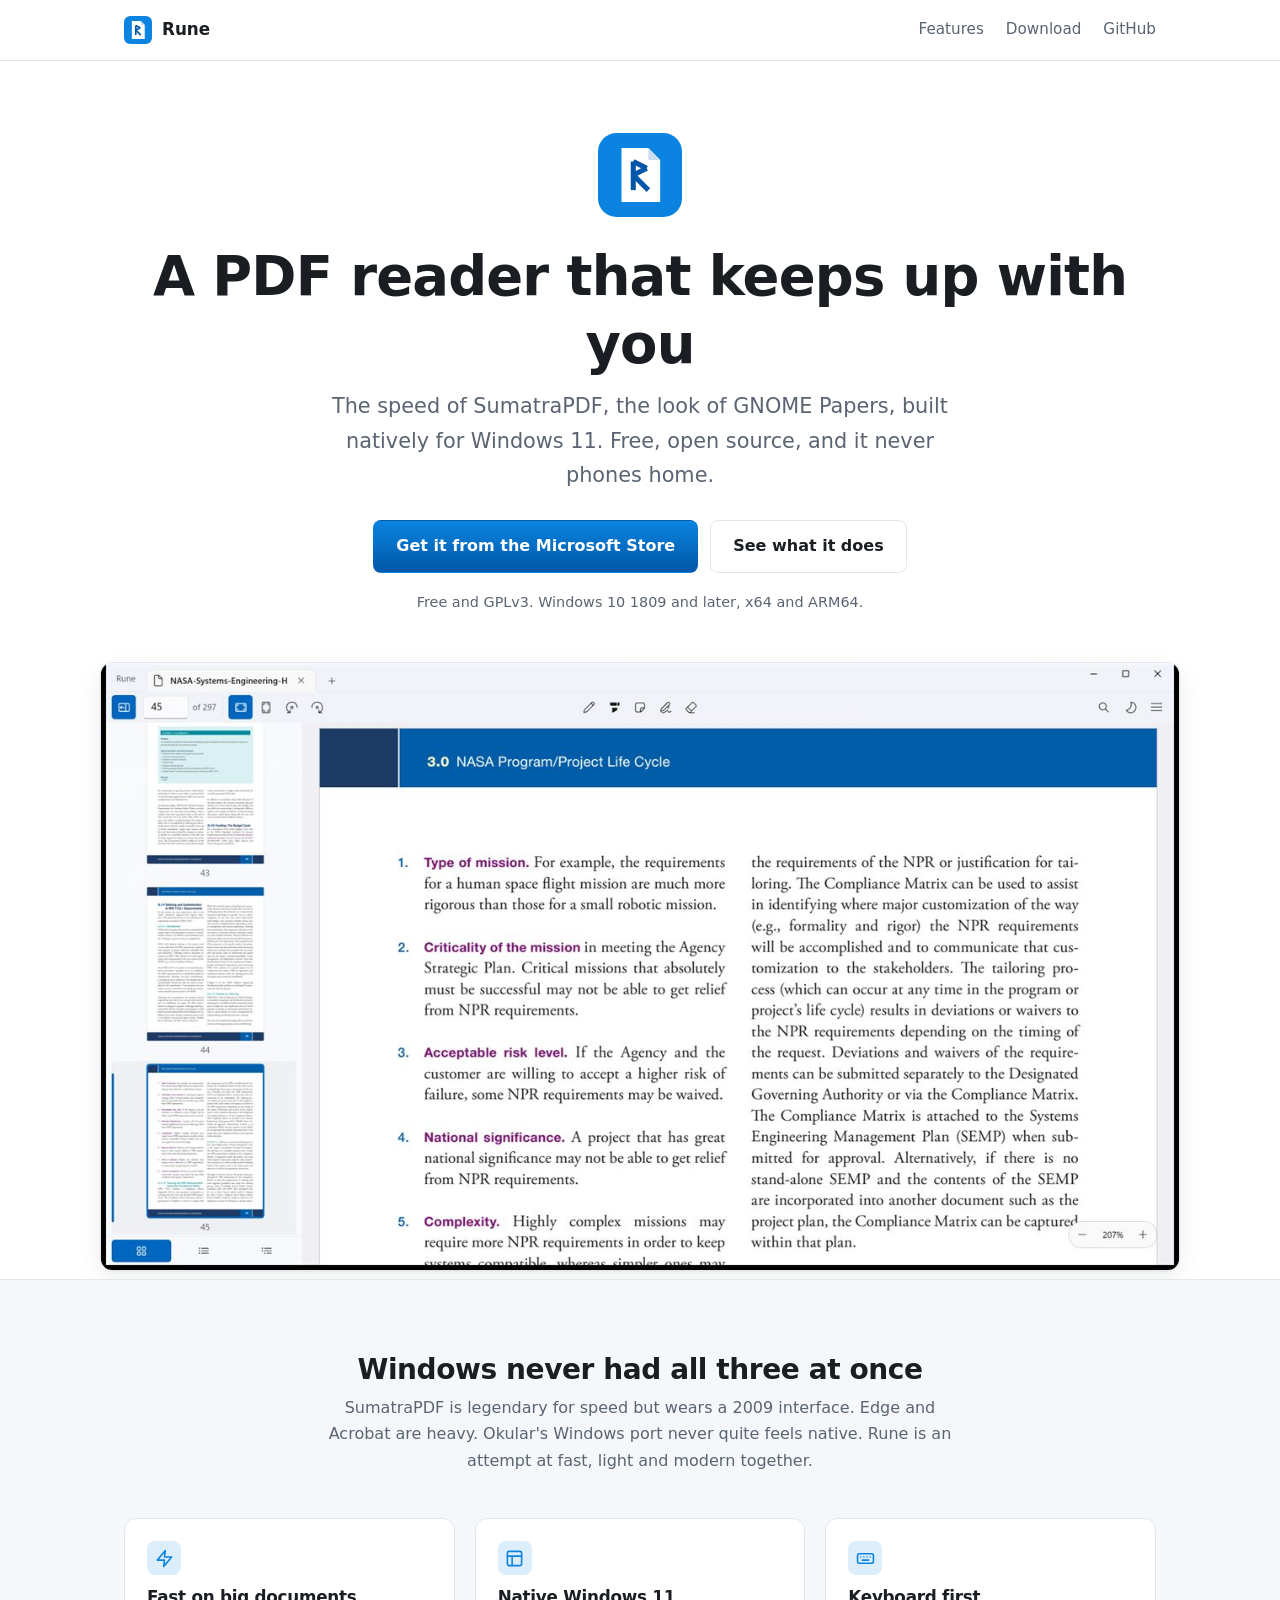
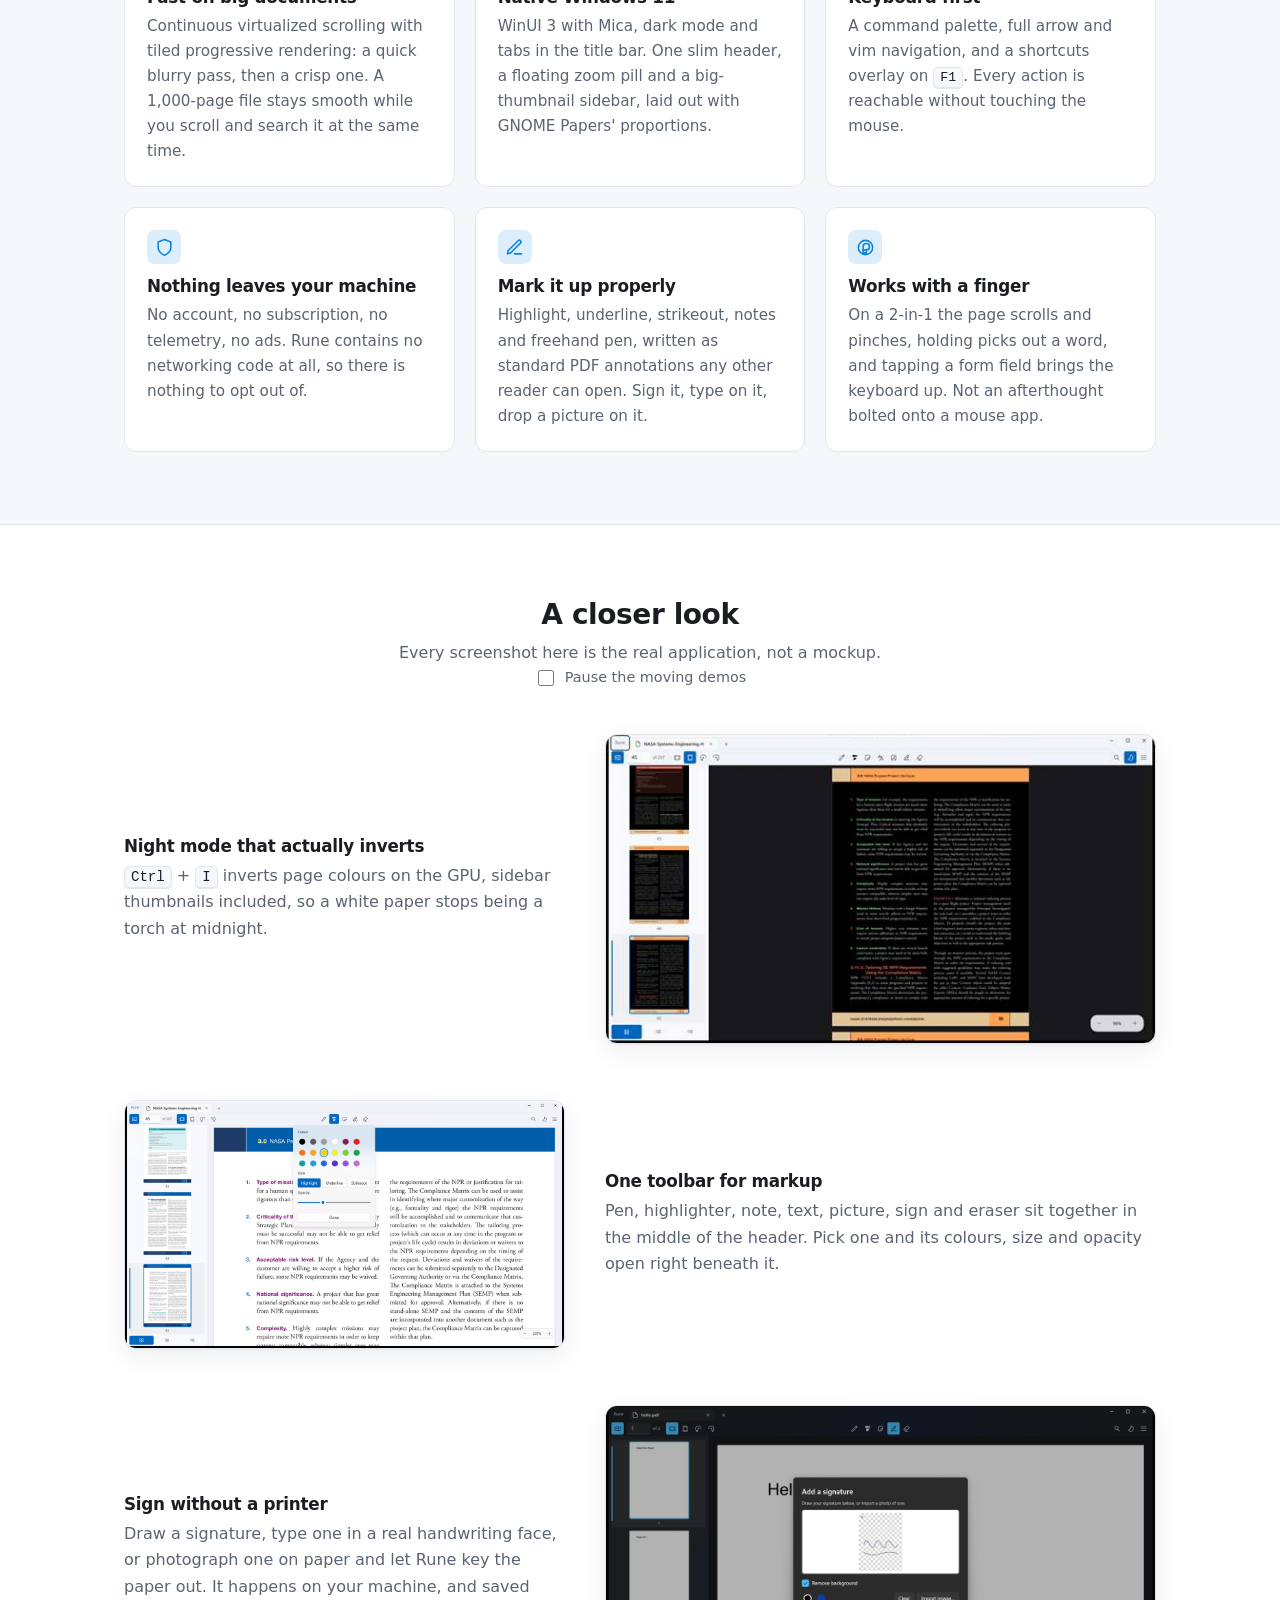
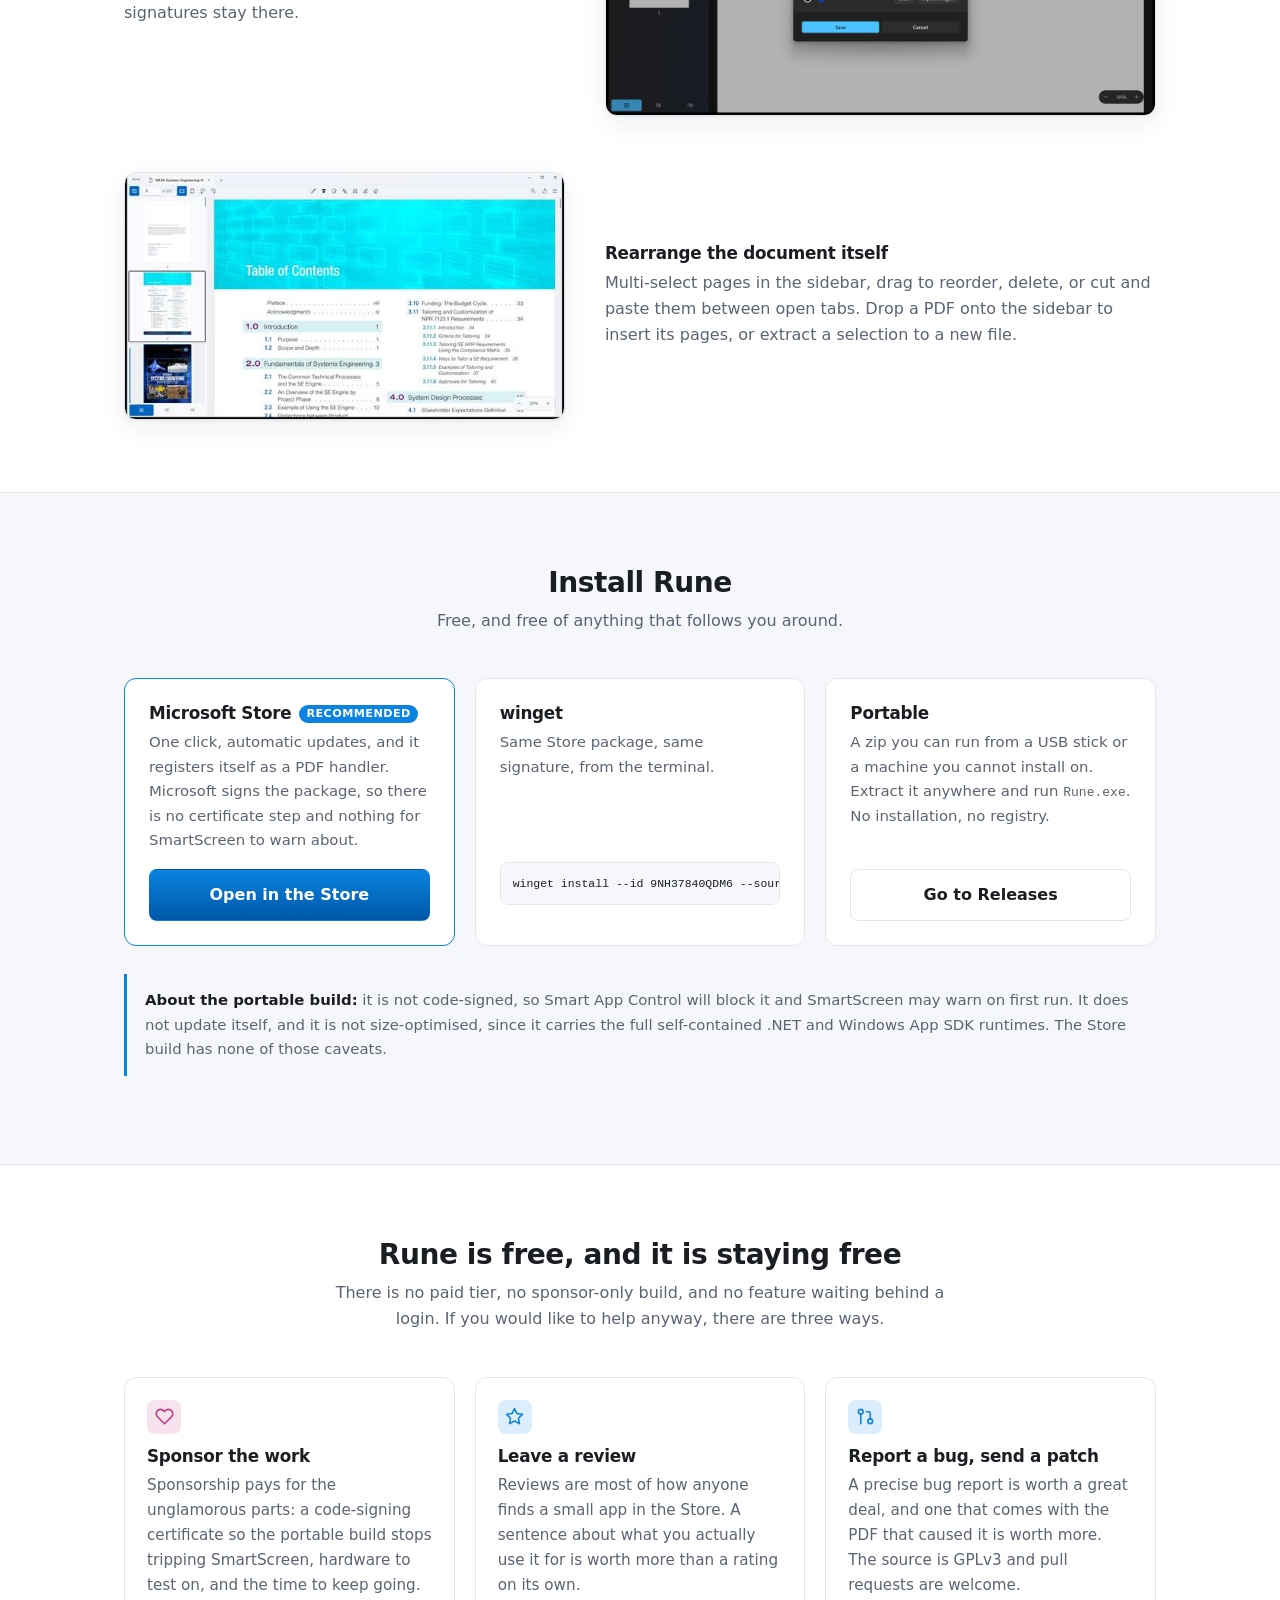
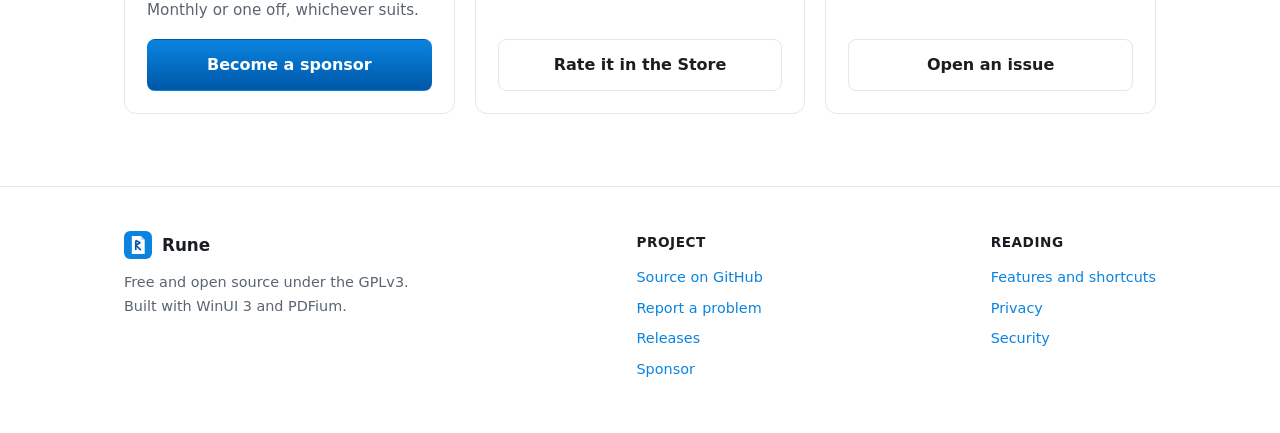
<file: site/index.html>
<!doctype html>
<html lang="en">
<head>
<meta charset="utf-8">
<meta name="viewport" content="width=device-width, initial-scale=1">
<title>Rune - a fast, free, modern PDF reader for Windows</title>
<meta name="description" content="Rune is a free, open-source PDF reader for Windows. The speed of SumatraPDF, the look of GNOME Papers, native on Windows 11. No account, no telemetry, no networking code at all.">
<link rel="icon" href="img/rune.svg" type="image/svg+xml">
<link rel="stylesheet" href="style.css">

<meta property="og:title" content="Rune - a fast, free, modern PDF reader for Windows">
<meta property="og:description" content="The speed of SumatraPDF, the look of GNOME Papers, native on Windows 11. Free, open source, no telemetry.">
<meta property="og:type" content="website">
<meta property="og:image" content="img/01-reading-light.jpg">
<meta name="twitter:card" content="summary_large_image">
</head>
<body>

<header class="site">
  <div class="wrap">
    <a class="brand" href="./">
      <img src="img/rune.svg" alt="">
      Rune
    </a>
    <nav>
      <a href="features.html">Features</a>
      <a href="#download">Download</a>
      <a class="hide-sm" href="https://github.com/DanialJaved/rune">GitHub</a>
    </nav>
  </div>
</header>

<main>

<div class="wrap hero">
  <img class="mark" src="img/rune.svg" alt="">
  <h1>A PDF reader that keeps up with you</h1>
  <p class="tagline">
    The speed of SumatraPDF, the look of GNOME Papers, built natively for
    Windows 11. Free, open source, and it never phones home.
  </p>
  <div class="cta">
    <a class="btn btn-primary" href="https://apps.microsoft.com/detail/9NH37840QDM6">
      Get it from the Microsoft Store
    </a>
    <a class="btn btn-secondary" href="features.html">See what it does</a>
  </div>
  <p class="note">Free and GPLv3. Windows 10 1809 and later, x64 and ARM64.</p>

  <img class="shot hero-shot" src="img/01-reading-light.jpg"
       alt="Rune reading a document, with page thumbnails in the sidebar and the annotation toolbar in the header"
       width="1280" height="720">
</div>

<!-- ------------------------------------------------------------ why -->

<section class="soft">
  <div class="wrap">
    <div class="section-head">
      <h2>Windows never had all three at once</h2>
      <p>
        SumatraPDF is legendary for speed but wears a 2009 interface. Edge and
        Acrobat are heavy. Okular's Windows port never quite feels native.
        Rune is an attempt at fast, light and modern together.
      </p>
    </div>

    <div class="grid">
      <div class="card">
        <div class="icon" aria-hidden="true">
          <svg viewBox="0 0 24 24" fill="none" stroke="currentColor" stroke-width="2" stroke-linecap="round" stroke-linejoin="round"><path d="M13 2 3 14h9l-1 8 10-12h-9l1-8z"/></svg>
        </div>
        <h3>Fast on big documents</h3>
        <p>
          Continuous virtualized scrolling with tiled progressive rendering: a
          quick blurry pass, then a crisp one. A 1,000-page file stays smooth
          while you scroll and search it at the same time.
        </p>
      </div>

      <div class="card">
        <div class="icon" aria-hidden="true">
          <svg viewBox="0 0 24 24" fill="none" stroke="currentColor" stroke-width="2" stroke-linecap="round" stroke-linejoin="round"><rect x="3" y="3" width="18" height="18" rx="2"/><path d="M3 9h18M9 21V9"/></svg>
        </div>
        <h3>Native Windows 11</h3>
        <p>
          WinUI 3 with Mica, dark mode and tabs in the title bar. One slim
          header, a floating zoom pill and a big-thumbnail sidebar, laid out
          with GNOME Papers' proportions.
        </p>
      </div>

      <div class="card">
        <div class="icon" aria-hidden="true">
          <svg viewBox="0 0 24 24" fill="none" stroke="currentColor" stroke-width="2" stroke-linecap="round" stroke-linejoin="round"><rect x="2" y="6" width="20" height="12" rx="2"/><path d="M6 10h.01M10 10h.01M14 10h.01M18 10h.01M8 14h8"/></svg>
        </div>
        <h3>Keyboard first</h3>
        <p>
          A command palette, full arrow and vim navigation, and a shortcuts
          overlay on <kbd>F1</kbd>. Every action is reachable without touching
          the mouse.
        </p>
      </div>

      <div class="card">
        <div class="icon" aria-hidden="true">
          <svg viewBox="0 0 24 24" fill="none" stroke="currentColor" stroke-width="2" stroke-linecap="round" stroke-linejoin="round"><path d="M12 22s8-4 8-10V5l-8-3-8 3v7c0 6 8 10 8 10z"/></svg>
        </div>
        <h3>Nothing leaves your machine</h3>
        <p>
          No account, no subscription, no telemetry, no ads. Rune contains no
          networking code at all, so there is nothing to opt out of.
        </p>
      </div>

      <div class="card">
        <div class="icon" aria-hidden="true">
          <svg viewBox="0 0 24 24" fill="none" stroke="currentColor" stroke-width="2" stroke-linecap="round" stroke-linejoin="round"><path d="M12 20h9"/><path d="M16.5 3.5a2.1 2.1 0 0 1 3 3L7 19l-4 1 1-4z"/></svg>
        </div>
        <h3>Mark it up properly</h3>
        <p>
          Highlight, underline, strikeout, notes and freehand pen, written as
          standard PDF annotations any other reader can open. Sign it, type on
          it, drop a picture on it.
        </p>
      </div>

      <div class="card">
        <div class="icon" aria-hidden="true">
          <svg viewBox="0 0 24 24" fill="none" stroke="currentColor" stroke-width="2" stroke-linecap="round" stroke-linejoin="round"><path d="M9 11a4 4 0 1 1 4 4H9z"/><path d="M9 15v5l2-1.5L13 20v-5"/><circle cx="12" cy="12" r="9"/></svg>
        </div>
        <h3>Works with a finger</h3>
        <p>
          On a 2-in-1 the page scrolls and pinches, holding picks out a word,
          and tapping a form field brings the keyboard up. Not an afterthought
          bolted onto a mouse app.
        </p>
      </div>
    </div>
  </div>
</section>

<!-- ------------------------------------------------------------ showcase -->

<section>
  <div class="wrap">
    <div class="section-head">
      <h2>A closer look</h2>
      <p>Every screenshot here is the real application, not a mockup.</p>
      <p class="motion-toggle">
        <input type="checkbox" id="stop-motion">
        <label for="stop-motion">Pause the moving demos</label>
      </p>
    </div>

    <div class="showcase">

      <div class="row">
        <div class="copy">
          <h3>Night mode that actually inverts</h3>
          <p>
            <kbd>Ctrl</kbd> + <kbd>I</kbd> inverts page colours on the GPU,
            sidebar thumbnails included, so a white paper stops being a torch
            at midnight.
          </p>
        </div>
      <!-- BEGIN GENERATED DEMO nightmode: do not edit by hand.
           Regenerate with tools/gen-site-demos.ps1. Until a take has been
           recorded this holds the still the demo will replace. -->
      <div class="demo" aria-hidden="true" style="--sheet:url(img/demo-nightmode.jpg); --frames:16; --fw:576; --fh:324"></div>
      <!-- END GENERATED DEMO nightmode -->
      </div>

      <div class="row flip">
        <div class="copy">
          <h3>One toolbar for markup</h3>
          <p>
            Pen, highlighter, note, text, picture, sign and eraser sit together
            in the middle of the header. Pick one and its colours, size and
            opacity open right beneath it.
          </p>
        </div>
        <img class="shot" src="img/04-annotation-toolbar.jpg" loading="lazy"
             alt="The highlighter's colour, style and opacity options open under the toolbar" width="1280" height="720">
      </div>

      <div class="row">
        <div class="copy">
          <h3>Sign without a printer</h3>
          <p>
            Draw a signature, type one in a real handwriting face, or
            photograph one on paper and let Rune key the paper out. It happens
            on your machine, and saved signatures stay there.
          </p>
        </div>
        <img class="shot" src="img/07-signature.jpg" loading="lazy"
             alt="The add-a-signature dialog with an imported photo, the paper removed" width="1280" height="720">
      </div>

      <div class="row flip">
        <div class="copy">
          <h3>Rearrange the document itself</h3>
          <p>
            Multi-select pages in the sidebar, drag to reorder, delete, or cut
            and paste them between open tabs. Drop a PDF onto the sidebar to
            insert its pages, or extract a selection to a new file.
          </p>
        </div>
      <!-- BEGIN GENERATED DEMO reorder: do not edit by hand.
           Regenerate with tools/gen-site-demos.ps1. Until a take has been
           recorded this holds the still the demo will replace. -->
      <div class="demo" aria-hidden="true" style="--sheet:url(img/demo-reorder.jpg); --frames:14; --fw:576; --fh:324"></div>
      <!-- END GENERATED DEMO reorder -->
      </div>

    </div>
  </div>
</section>

<!-- ------------------------------------------------------------ download -->

<section class="soft" id="download">
  <div class="wrap">
    <div class="section-head">
      <h2>Install Rune</h2>
      <p>Free, and free of anything that follows you around.</p>
    </div>

    <div class="dl-grid">
      <div class="dl primary">
        <h3>Microsoft Store <span class="badge">Recommended</span></h3>
        <p>
          One click, automatic updates, and it registers itself as a PDF
          handler. Microsoft signs the package, so there is no certificate step
          and nothing for SmartScreen to warn about.
        </p>
        <a class="btn btn-primary" href="https://apps.microsoft.com/detail/9NH37840QDM6">Open in the Store</a>
      </div>

      <div class="dl">
        <h3>winget</h3>
        <p>Same Store package, same signature, from the terminal.</p>
        <pre><code>winget install --id 9NH37840QDM6 --source msstore --exact</code></pre>
      </div>

      <div class="dl">
        <h3>Portable</h3>
        <p>
          A zip you can run from a USB stick or a machine you cannot install
          on. Extract it anywhere and run <code>Rune.exe</code>. No
          installation, no registry.
        </p>
        <a class="btn btn-secondary" href="https://github.com/DanialJaved/rune/releases">Go to Releases</a>
      </div>
    </div>

    <p class="callout">
      <strong>About the portable build:</strong> it is not code-signed, so Smart
      App Control will block it and SmartScreen may warn on first run. It does
      not update itself, and it is not size-optimised, since it carries the full
      self-contained .NET and Windows App SDK runtimes. The Store build has none
      of those caveats.
    </p>
  </div>
</section>

<!-- ------------------------------------------------------------ support -->

<section id="support">
  <div class="wrap">
    <div class="section-head">
      <h2>Rune is free, and it is staying free</h2>
      <p>
        There is no paid tier, no sponsor-only build, and no feature waiting
        behind a login. If you would like to help anyway, there are three ways.
      </p>
    </div>

    <div class="grid">
      <div class="card action">
        <div class="icon sponsor" aria-hidden="true">
          <svg viewBox="0 0 24 24" fill="none" stroke="currentColor" stroke-width="2" stroke-linecap="round" stroke-linejoin="round"><path d="M20.84 4.61a5.5 5.5 0 0 0-7.78 0L12 5.67l-1.06-1.06a5.5 5.5 0 0 0-7.78 7.78l8.84 8.84 8.84-8.84a5.5 5.5 0 0 0 0-7.78z"/></svg>
        </div>
        <h3>Sponsor the work</h3>
        <p>
          Sponsorship pays for the unglamorous parts: a code-signing
          certificate so the portable build stops tripping SmartScreen,
          hardware to test on, and the time to keep going. Monthly or one off,
          whichever suits.
        </p>
        <a class="btn btn-primary" href="https://github.com/sponsors/DanialJaved">
          Become a sponsor
        </a>
      </div>

      <div class="card action">
        <div class="icon" aria-hidden="true">
          <svg viewBox="0 0 24 24" fill="none" stroke="currentColor" stroke-width="2" stroke-linecap="round" stroke-linejoin="round"><path d="M12 2l3.09 6.26L22 9.27l-5 4.87 1.18 6.88L12 17.77l-6.18 3.25L7 14.14 2 9.27l6.91-1.01L12 2z"/></svg>
        </div>
        <h3>Leave a review</h3>
        <p>
          Reviews are most of how anyone finds a small app in the Store. A
          sentence about what you actually use it for is worth more than a
          rating on its own.
        </p>
        <a class="btn btn-secondary" href="https://apps.microsoft.com/detail/9NH37840QDM6">
          Rate it in the Store
        </a>
      </div>

      <div class="card action">
        <div class="icon" aria-hidden="true">
          <svg viewBox="0 0 24 24" fill="none" stroke="currentColor" stroke-width="2" stroke-linecap="round" stroke-linejoin="round"><circle cx="18" cy="18" r="3"/><circle cx="6" cy="6" r="3"/><path d="M13 6h3a2 2 0 0 1 2 2v7"/><path d="M6 9v12"/></svg>
        </div>
        <h3>Report a bug, send a patch</h3>
        <p>
          A precise bug report is worth a great deal, and one that comes with
          the PDF that caused it is worth more. The source is GPLv3 and pull
          requests are welcome.
        </p>
        <a class="btn btn-secondary" href="https://github.com/DanialJaved/rune/issues">
          Open an issue
        </a>
      </div>
    </div>
  </div>
</section>

</main>

<footer class="site">
  <div class="wrap cols">
    <div>
      <a class="brand" href="./"><img src="img/rune.svg" alt="">Rune</a>
      <p style="margin-top:12px">
        Free and open source under the GPLv3.<br>
        Built with WinUI 3 and PDFium.
      </p>
    </div>
    <div>
      <h4>Project</h4>
      <ul>
        <li><a href="https://github.com/DanialJaved/rune">Source on GitHub</a></li>
        <li><a href="https://github.com/DanialJaved/rune/issues">Report a problem</a></li>
        <li><a href="https://github.com/DanialJaved/rune/releases">Releases</a></li>
        <li><a href="https://github.com/sponsors/DanialJaved">Sponsor</a></li>
      </ul>
    </div>
    <div>
      <h4>Reading</h4>
      <ul>
        <li><a href="features.html">Features and shortcuts</a></li>
        <li><a href="privacy.html">Privacy</a></li>
        <li><a href="https://github.com/DanialJaved/rune/blob/main/SECURITY.md">Security</a></li>
      </ul>
    </div>
  </div>
</footer>

</body>
</html>
</file>
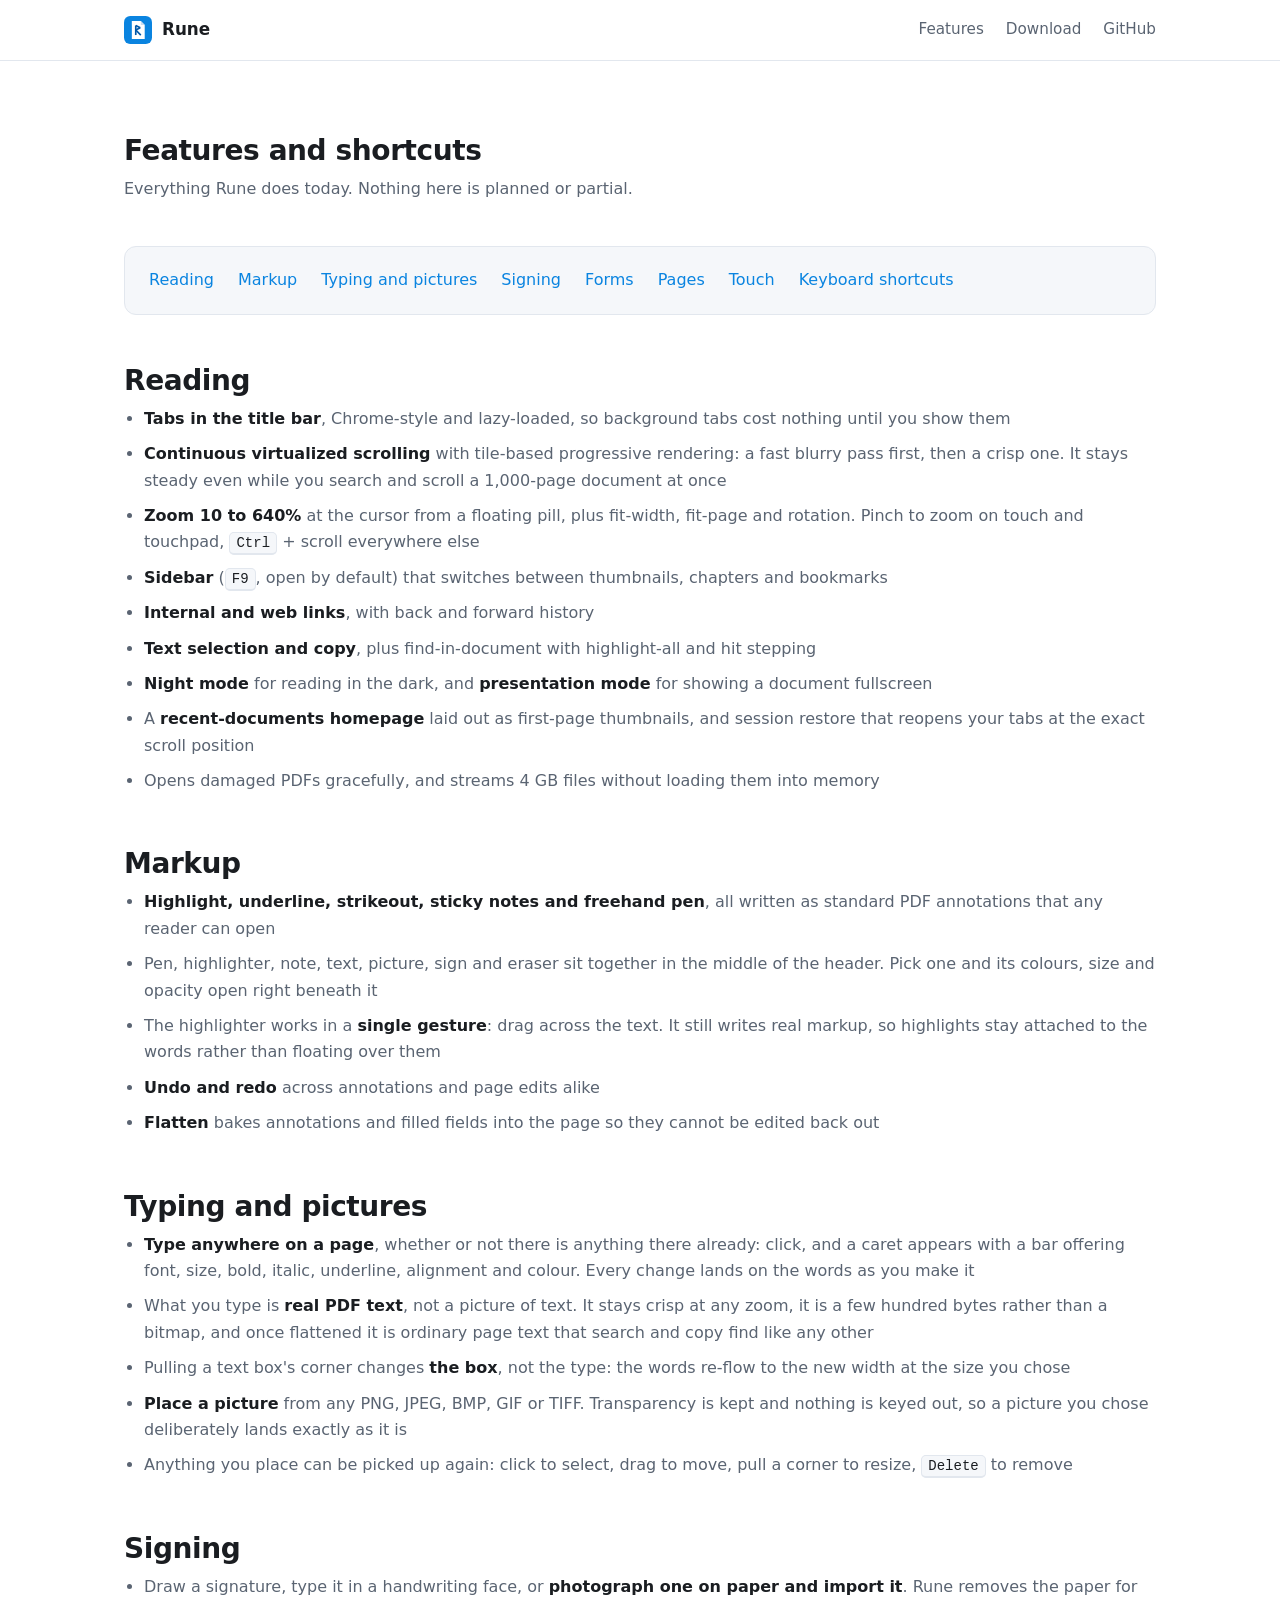
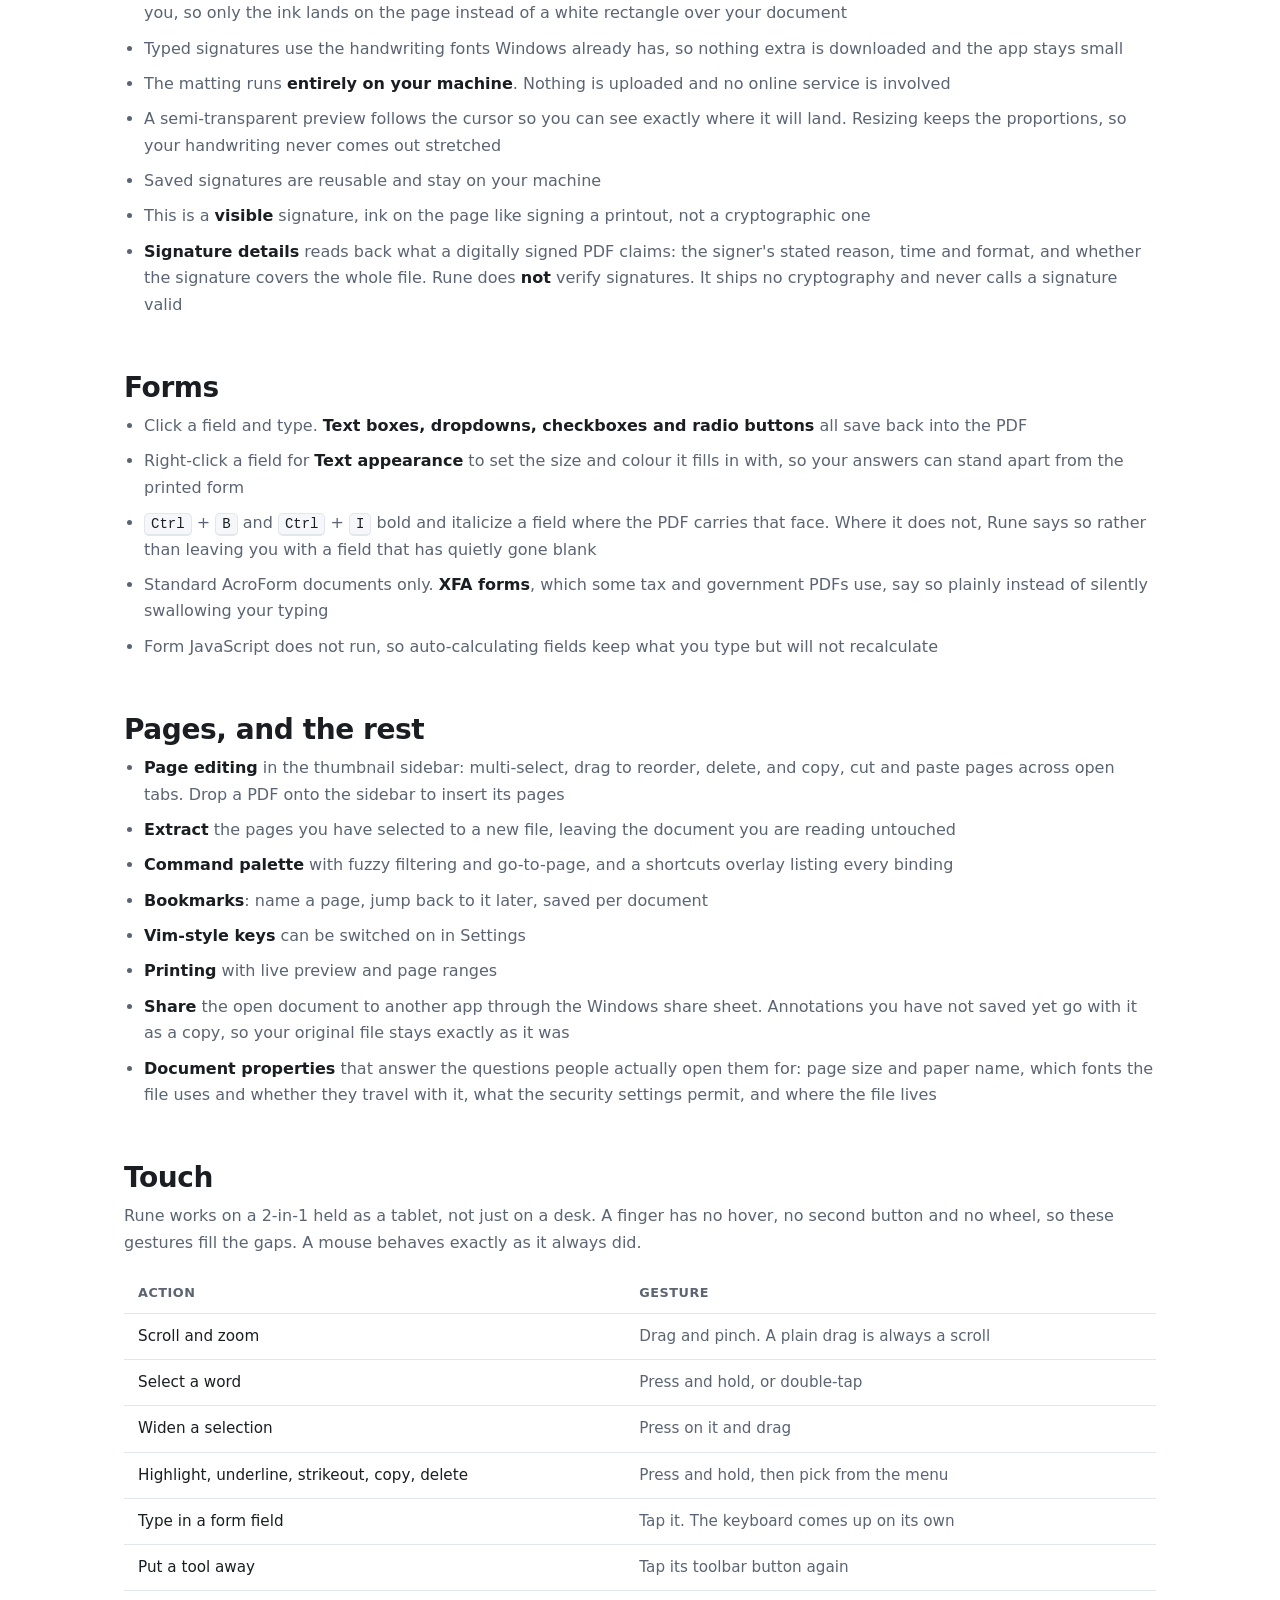
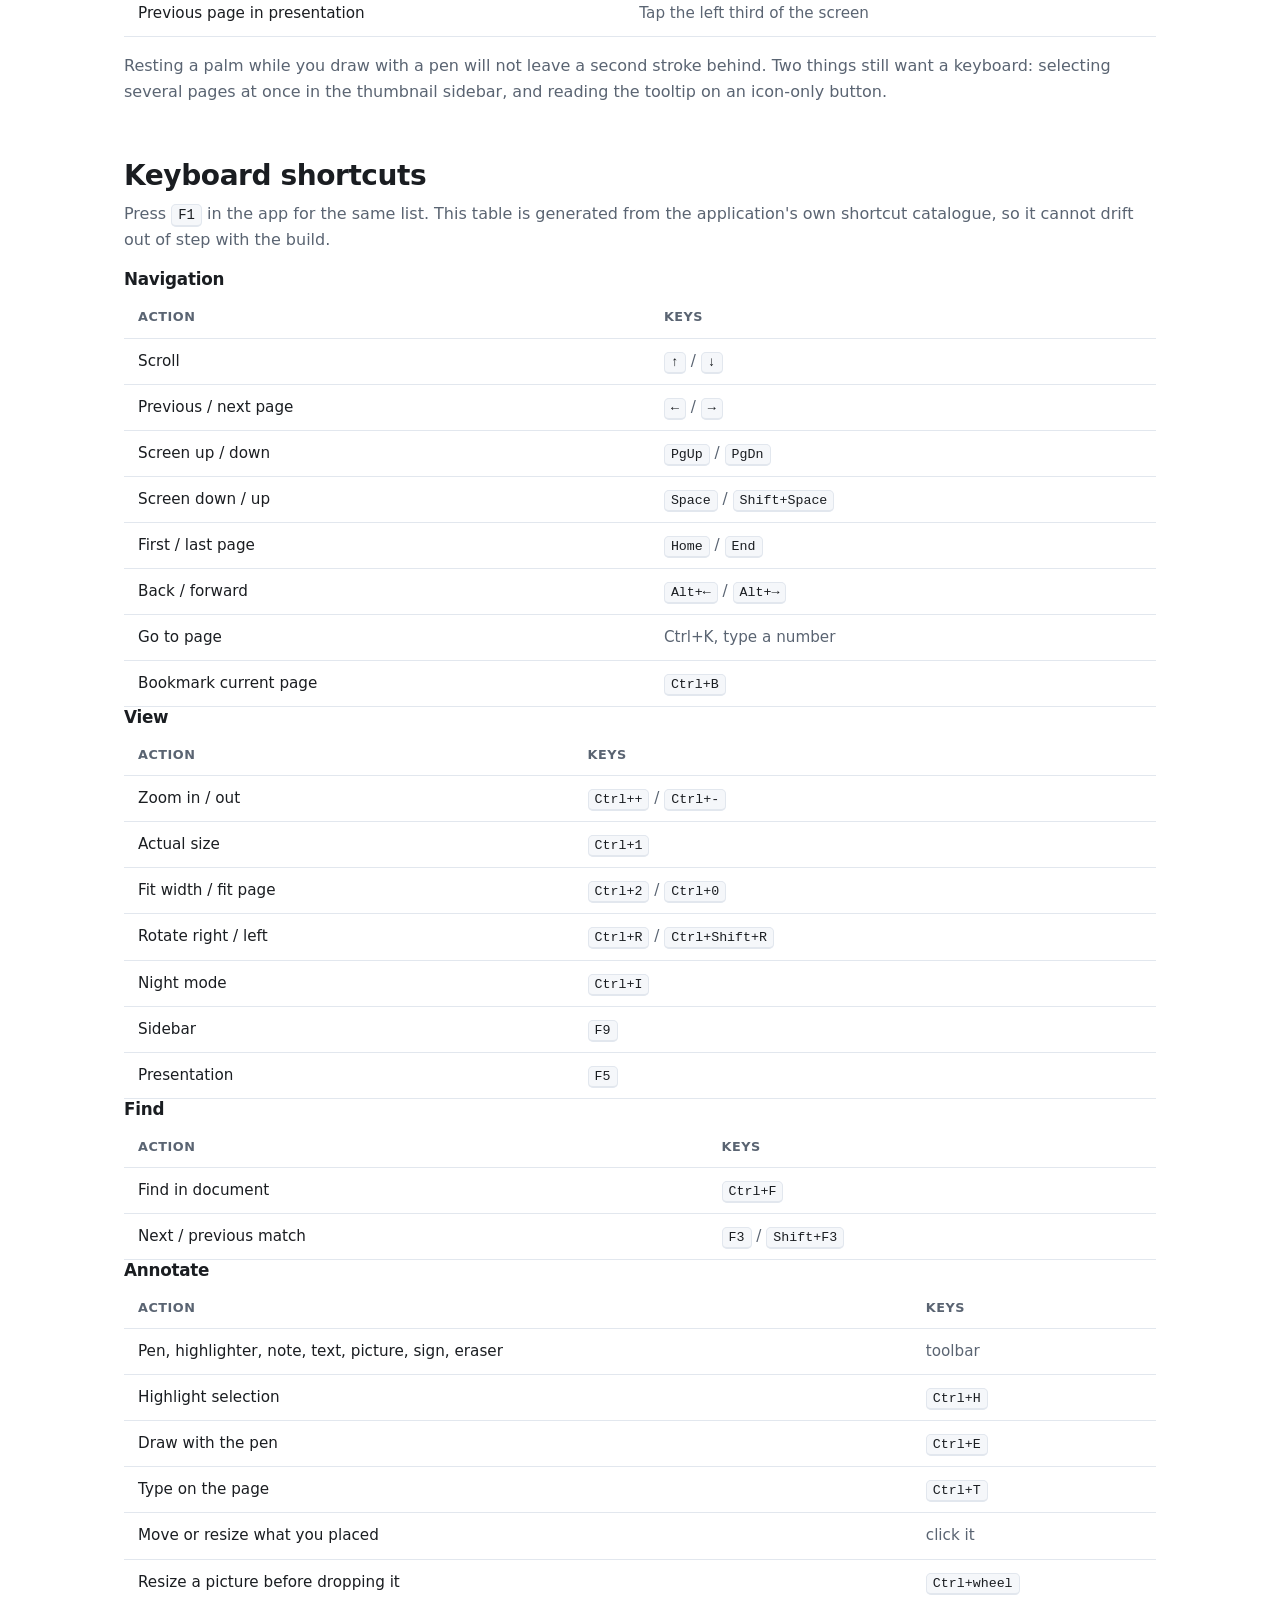
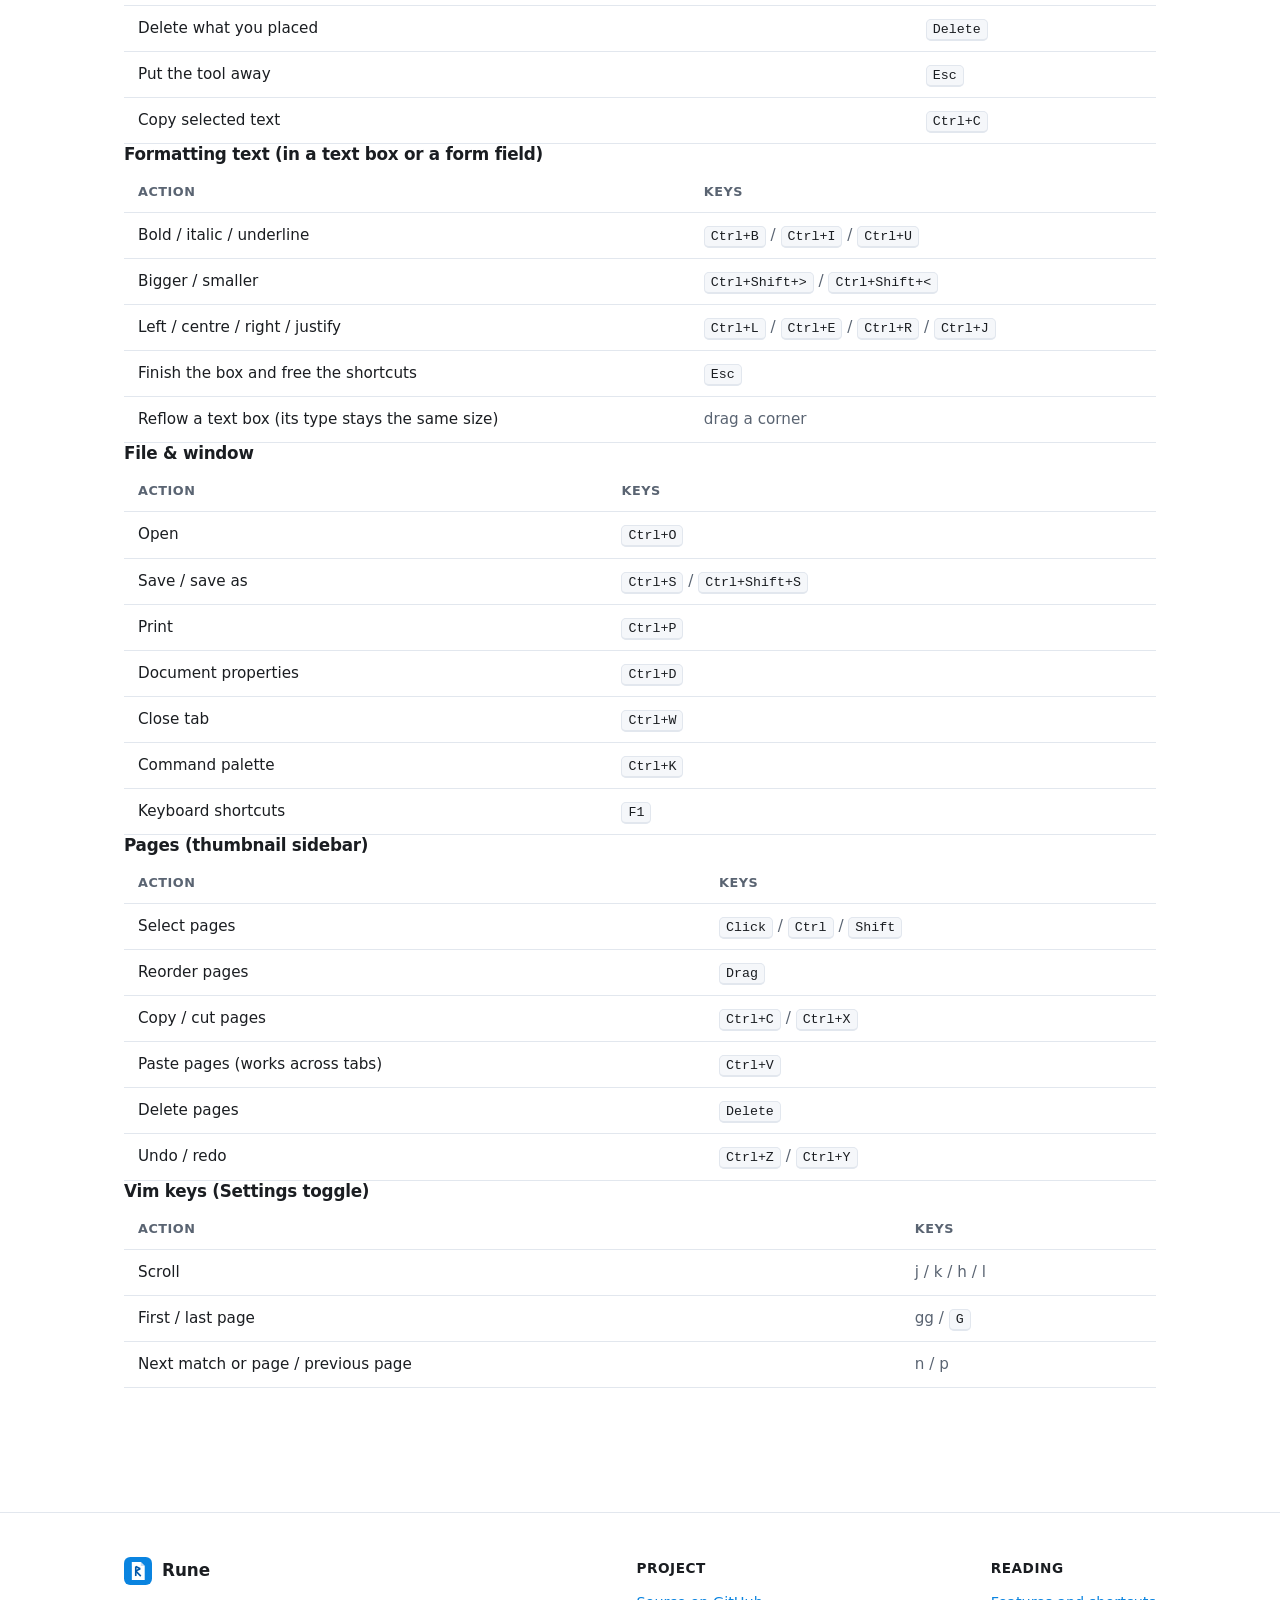
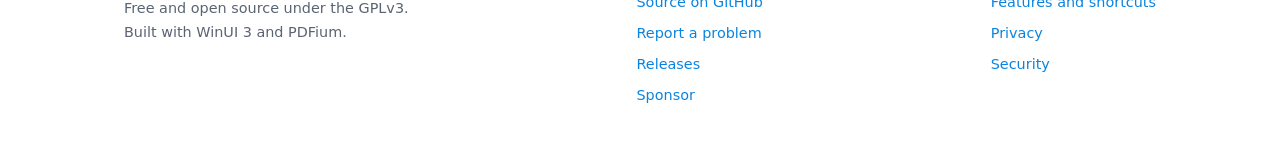
<file: site/features.html>
<!doctype html>
<html lang="en">
<head>
<meta charset="utf-8">
<meta name="viewport" content="width=device-width, initial-scale=1">
<title>Features and shortcuts - Rune</title>
<meta name="description" content="Everything Rune does, and every keyboard shortcut it ships: reading, markup, typing on a page, signing, forms, page editing and touch.">
<link rel="icon" href="img/rune.svg" type="image/svg+xml">
<link rel="stylesheet" href="style.css">
</head>
<body>

<header class="site">
  <div class="wrap">
    <a class="brand" href="./">
      <img src="img/rune.svg" alt="">
      Rune
    </a>
    <nav>
      <a href="features.html">Features</a>
      <a href="index.html#download">Download</a>
      <a class="hide-sm" href="https://github.com/DanialJaved/rune">GitHub</a>
    </nav>
  </div>
</header>

<main>
<section>
  <div class="wrap">

    <div class="section-head" style="text-align:left;max-width:none">
      <h2>Features and shortcuts</h2>
      <p>Everything Rune does today. Nothing here is planned or partial.</p>
    </div>

    <nav class="toc" aria-label="On this page">
      <ul>
        <li><a href="#reading">Reading</a></li>
        <li><a href="#markup">Markup</a></li>
        <li><a href="#typing">Typing and pictures</a></li>
        <li><a href="#signing">Signing</a></li>
        <li><a href="#forms">Forms</a></li>
        <li><a href="#pages">Pages</a></li>
        <li><a href="#touch">Touch</a></li>
        <li><a href="#shortcuts">Keyboard shortcuts</a></li>
      </ul>
    </nav>

    <!-- ---------------------------------------------------------- reading -->
    <div class="feature-block" id="reading">
      <h2>Reading</h2>
      <ul>
        <li><strong>Tabs in the title bar</strong>, Chrome-style and lazy-loaded, so background tabs cost nothing until you show them</li>
        <li><strong>Continuous virtualized scrolling</strong> with tile-based progressive rendering: a fast blurry pass first, then a crisp one. It stays steady even while you search and scroll a 1,000-page document at once</li>
        <li><strong>Zoom 10 to 640%</strong> at the cursor from a floating pill, plus fit-width, fit-page and rotation. Pinch to zoom on touch and touchpad, <kbd>Ctrl</kbd> + scroll everywhere else</li>
        <li><strong>Sidebar</strong> (<kbd>F9</kbd>, open by default) that switches between thumbnails, chapters and bookmarks</li>
        <li><strong>Internal and web links</strong>, with back and forward history</li>
        <li><strong>Text selection and copy</strong>, plus find-in-document with highlight-all and hit stepping</li>
        <li><strong>Night mode</strong> for reading in the dark, and <strong>presentation mode</strong> for showing a document fullscreen</li>
        <li>A <strong>recent-documents homepage</strong> laid out as first-page thumbnails, and session restore that reopens your tabs at the exact scroll position</li>
        <li>Opens damaged PDFs gracefully, and streams 4 GB files without loading them into memory</li>
      </ul>
    </div>

    <!-- ---------------------------------------------------------- markup -->
    <div class="feature-block" id="markup">
      <h2>Markup</h2>
      <ul>
        <li><strong>Highlight, underline, strikeout, sticky notes and freehand pen</strong>, all written as standard PDF annotations that any reader can open</li>
        <li>Pen, highlighter, note, text, picture, sign and eraser sit together in the middle of the header. Pick one and its colours, size and opacity open right beneath it</li>
        <li>The highlighter works in a <strong>single gesture</strong>: drag across the text. It still writes real markup, so highlights stay attached to the words rather than floating over them</li>
        <li><strong>Undo and redo</strong> across annotations and page edits alike</li>
        <li><strong>Flatten</strong> bakes annotations and filled fields into the page so they cannot be edited back out</li>
      </ul>
    </div>

    <!-- ---------------------------------------------------------- typing -->
    <div class="feature-block" id="typing">
      <h2>Typing and pictures</h2>
      <ul>
        <li><strong>Type anywhere on a page</strong>, whether or not there is anything there already: click, and a caret appears with a bar offering font, size, bold, italic, underline, alignment and colour. Every change lands on the words as you make it</li>
        <li>What you type is <strong>real PDF text</strong>, not a picture of text. It stays crisp at any zoom, it is a few hundred bytes rather than a bitmap, and once flattened it is ordinary page text that search and copy find like any other</li>
        <li>Pulling a text box's corner changes <strong>the box</strong>, not the type: the words re-flow to the new width at the size you chose</li>
        <li><strong>Place a picture</strong> from any PNG, JPEG, BMP, GIF or TIFF. Transparency is kept and nothing is keyed out, so a picture you chose deliberately lands exactly as it is</li>
        <li>Anything you place can be picked up again: click to select, drag to move, pull a corner to resize, <kbd>Delete</kbd> to remove</li>
      </ul>
    </div>

    <!-- ---------------------------------------------------------- signing -->
    <div class="feature-block" id="signing">
      <h2>Signing</h2>
      <ul>
        <li>Draw a signature, type it in a handwriting face, or <strong>photograph one on paper and import it</strong>. Rune removes the paper for you, so only the ink lands on the page instead of a white rectangle over your document</li>
        <li>Typed signatures use the handwriting fonts Windows already has, so nothing extra is downloaded and the app stays small</li>
        <li>The matting runs <strong>entirely on your machine</strong>. Nothing is uploaded and no online service is involved</li>
        <li>A semi-transparent preview follows the cursor so you can see exactly where it will land. Resizing keeps the proportions, so your handwriting never comes out stretched</li>
        <li>Saved signatures are reusable and stay on your machine</li>
        <li>This is a <strong>visible</strong> signature, ink on the page like signing a printout, not a cryptographic one</li>
        <li><strong>Signature details</strong> reads back what a digitally signed PDF claims: the signer's stated reason, time and format, and whether the signature covers the whole file. Rune does <strong>not</strong> verify signatures. It ships no cryptography and never calls a signature valid</li>
      </ul>
    </div>

    <!-- ---------------------------------------------------------- forms -->
    <div class="feature-block" id="forms">
      <h2>Forms</h2>
      <ul>
        <li>Click a field and type. <strong>Text boxes, dropdowns, checkboxes and radio buttons</strong> all save back into the PDF</li>
        <li>Right-click a field for <strong>Text appearance</strong> to set the size and colour it fills in with, so your answers can stand apart from the printed form</li>
        <li><kbd>Ctrl</kbd> + <kbd>B</kbd> and <kbd>Ctrl</kbd> + <kbd>I</kbd> bold and italicize a field where the PDF carries that face. Where it does not, Rune says so rather than leaving you with a field that has quietly gone blank</li>
        <li>Standard AcroForm documents only. <strong>XFA forms</strong>, which some tax and government PDFs use, say so plainly instead of silently swallowing your typing</li>
        <li>Form JavaScript does not run, so auto-calculating fields keep what you type but will not recalculate</li>
      </ul>
    </div>

    <!-- ---------------------------------------------------------- pages -->
    <div class="feature-block" id="pages">
      <h2>Pages, and the rest</h2>
      <ul>
        <li><strong>Page editing</strong> in the thumbnail sidebar: multi-select, drag to reorder, delete, and copy, cut and paste pages across open tabs. Drop a PDF onto the sidebar to insert its pages</li>
        <li><strong>Extract</strong> the pages you have selected to a new file, leaving the document you are reading untouched</li>
        <li><strong>Command palette</strong> with fuzzy filtering and go-to-page, and a shortcuts overlay listing every binding</li>
        <li><strong>Bookmarks</strong>: name a page, jump back to it later, saved per document</li>
        <li><strong>Vim-style keys</strong> can be switched on in Settings</li>
        <li><strong>Printing</strong> with live preview and page ranges</li>
        <li><strong>Share</strong> the open document to another app through the Windows share sheet. Annotations you have not saved yet go with it as a copy, so your original file stays exactly as it was</li>
        <li><strong>Document properties</strong> that answer the questions people actually open them for: page size and paper name, which fonts the file uses and whether they travel with it, what the security settings permit, and where the file lives</li>
      </ul>
    </div>

    <!-- ---------------------------------------------------------- touch -->
    <div class="feature-block" id="touch">
      <h2>Touch</h2>
      <p style="color:var(--fg-soft)">
        Rune works on a 2-in-1 held as a tablet, not just on a desk. A finger has
        no hover, no second button and no wheel, so these gestures fill the gaps.
        A mouse behaves exactly as it always did.
      </p>
      <div class="tablewrap">
        <table>
          <thead><tr><th>Action</th><th>Gesture</th></tr></thead>
          <tbody>
            <tr><td>Scroll and zoom</td><td>Drag and pinch. A plain drag is always a scroll</td></tr>
            <tr><td>Select a word</td><td>Press and hold, or double-tap</td></tr>
            <tr><td>Widen a selection</td><td>Press on it and drag</td></tr>
            <tr><td>Highlight, underline, strikeout, copy, delete</td><td>Press and hold, then pick from the menu</td></tr>
            <tr><td>Type in a form field</td><td>Tap it. The keyboard comes up on its own</td></tr>
            <tr><td>Put a tool away</td><td>Tap its toolbar button again</td></tr>
            <tr><td>Previous page in presentation</td><td>Tap the left third of the screen</td></tr>
          </tbody>
        </table>
      </div>
      <p style="color:var(--fg-soft);margin-top:16px">
        Resting a palm while you draw with a pen will not leave a second stroke
        behind. Two things still want a keyboard: selecting several pages at once
        in the thumbnail sidebar, and reading the tooltip on an icon-only button.
      </p>
    </div>

    <!-- ---------------------------------------------------------- shortcuts -->
    <div class="feature-block" id="shortcuts">
      <h2>Keyboard shortcuts</h2>
      <p style="color:var(--fg-soft)">
        Press <kbd>F1</kbd> in the app for the same list. This table is generated
        from the application's own shortcut catalogue, so it cannot drift out of
        step with the build.
      </p>

      <!-- BEGIN GENERATED SHORTCUTS: do not edit by hand.
           Regenerate with tools/gen-site-shortcuts.ps1 -->
      <h3>Navigation</h3>
      <div class="tablewrap">
        <table>
          <thead><tr><th>Action</th><th>Keys</th></tr></thead>
          <tbody>
            <tr><td>Scroll</td><td><kbd>↑</kbd> / <kbd>↓</kbd></td></tr>
            <tr><td>Previous / next page</td><td><kbd>←</kbd> / <kbd>→</kbd></td></tr>
            <tr><td>Screen up / down</td><td><kbd>PgUp</kbd> / <kbd>PgDn</kbd></td></tr>
            <tr><td>Screen down / up</td><td><kbd>Space</kbd> / <kbd>Shift+Space</kbd></td></tr>
            <tr><td>First / last page</td><td><kbd>Home</kbd> / <kbd>End</kbd></td></tr>
            <tr><td>Back / forward</td><td><kbd>Alt+←</kbd> / <kbd>Alt+→</kbd></td></tr>
            <tr><td>Go to page</td><td>Ctrl+K, type a number</td></tr>
            <tr><td>Bookmark current page</td><td><kbd>Ctrl+B</kbd></td></tr>
          </tbody>
        </table>
      </div>

      <h3>View</h3>
      <div class="tablewrap">
        <table>
          <thead><tr><th>Action</th><th>Keys</th></tr></thead>
          <tbody>
            <tr><td>Zoom in / out</td><td><kbd>Ctrl++</kbd> / <kbd>Ctrl+-</kbd></td></tr>
            <tr><td>Actual size</td><td><kbd>Ctrl+1</kbd></td></tr>
            <tr><td>Fit width / fit page</td><td><kbd>Ctrl+2</kbd> / <kbd>Ctrl+0</kbd></td></tr>
            <tr><td>Rotate right / left</td><td><kbd>Ctrl+R</kbd> / <kbd>Ctrl+Shift+R</kbd></td></tr>
            <tr><td>Night mode</td><td><kbd>Ctrl+I</kbd></td></tr>
            <tr><td>Sidebar</td><td><kbd>F9</kbd></td></tr>
            <tr><td>Presentation</td><td><kbd>F5</kbd></td></tr>
          </tbody>
        </table>
      </div>

      <h3>Find</h3>
      <div class="tablewrap">
        <table>
          <thead><tr><th>Action</th><th>Keys</th></tr></thead>
          <tbody>
            <tr><td>Find in document</td><td><kbd>Ctrl+F</kbd></td></tr>
            <tr><td>Next / previous match</td><td><kbd>F3</kbd> / <kbd>Shift+F3</kbd></td></tr>
          </tbody>
        </table>
      </div>

      <h3>Annotate</h3>
      <div class="tablewrap">
        <table>
          <thead><tr><th>Action</th><th>Keys</th></tr></thead>
          <tbody>
            <tr><td>Pen, highlighter, note, text, picture, sign, eraser</td><td>toolbar</td></tr>
            <tr><td>Highlight selection</td><td><kbd>Ctrl+H</kbd></td></tr>
            <tr><td>Draw with the pen</td><td><kbd>Ctrl+E</kbd></td></tr>
            <tr><td>Type on the page</td><td><kbd>Ctrl+T</kbd></td></tr>
            <tr><td>Move or resize what you placed</td><td>click it</td></tr>
            <tr><td>Resize a picture before dropping it</td><td><kbd>Ctrl+wheel</kbd></td></tr>
            <tr><td>Delete what you placed</td><td><kbd>Delete</kbd></td></tr>
            <tr><td>Put the tool away</td><td><kbd>Esc</kbd></td></tr>
            <tr><td>Copy selected text</td><td><kbd>Ctrl+C</kbd></td></tr>
          </tbody>
        </table>
      </div>

      <h3>Formatting text (in a text box or a form field)</h3>
      <div class="tablewrap">
        <table>
          <thead><tr><th>Action</th><th>Keys</th></tr></thead>
          <tbody>
            <tr><td>Bold / italic / underline</td><td><kbd>Ctrl+B</kbd> / <kbd>Ctrl+I</kbd> / <kbd>Ctrl+U</kbd></td></tr>
            <tr><td>Bigger / smaller</td><td><kbd>Ctrl+Shift+&gt;</kbd> / <kbd>Ctrl+Shift+&lt;</kbd></td></tr>
            <tr><td>Left / centre / right / justify</td><td><kbd>Ctrl+L</kbd> / <kbd>Ctrl+E</kbd> / <kbd>Ctrl+R</kbd> / <kbd>Ctrl+J</kbd></td></tr>
            <tr><td>Finish the box and free the shortcuts</td><td><kbd>Esc</kbd></td></tr>
            <tr><td>Reflow a text box (its type stays the same size)</td><td>drag a corner</td></tr>
          </tbody>
        </table>
      </div>

      <h3>File &amp; window</h3>
      <div class="tablewrap">
        <table>
          <thead><tr><th>Action</th><th>Keys</th></tr></thead>
          <tbody>
            <tr><td>Open</td><td><kbd>Ctrl+O</kbd></td></tr>
            <tr><td>Save / save as</td><td><kbd>Ctrl+S</kbd> / <kbd>Ctrl+Shift+S</kbd></td></tr>
            <tr><td>Print</td><td><kbd>Ctrl+P</kbd></td></tr>
            <tr><td>Document properties</td><td><kbd>Ctrl+D</kbd></td></tr>
            <tr><td>Close tab</td><td><kbd>Ctrl+W</kbd></td></tr>
            <tr><td>Command palette</td><td><kbd>Ctrl+K</kbd></td></tr>
            <tr><td>Keyboard shortcuts</td><td><kbd>F1</kbd></td></tr>
          </tbody>
        </table>
      </div>

      <h3>Pages (thumbnail sidebar)</h3>
      <div class="tablewrap">
        <table>
          <thead><tr><th>Action</th><th>Keys</th></tr></thead>
          <tbody>
            <tr><td>Select pages</td><td><kbd>Click</kbd> / <kbd>Ctrl</kbd> / <kbd>Shift</kbd></td></tr>
            <tr><td>Reorder pages</td><td><kbd>Drag</kbd></td></tr>
            <tr><td>Copy / cut pages</td><td><kbd>Ctrl+C</kbd> / <kbd>Ctrl+X</kbd></td></tr>
            <tr><td>Paste pages (works across tabs)</td><td><kbd>Ctrl+V</kbd></td></tr>
            <tr><td>Delete pages</td><td><kbd>Delete</kbd></td></tr>
            <tr><td>Undo / redo</td><td><kbd>Ctrl+Z</kbd> / <kbd>Ctrl+Y</kbd></td></tr>
          </tbody>
        </table>
      </div>

      <h3>Vim keys (Settings toggle)</h3>
      <div class="tablewrap">
        <table>
          <thead><tr><th>Action</th><th>Keys</th></tr></thead>
          <tbody>
            <tr><td>Scroll</td><td>j / k / h / l</td></tr>
            <tr><td>First / last page</td><td>gg / <kbd>G</kbd></td></tr>
            <tr><td>Next match or page / previous page</td><td>n / p</td></tr>
          </tbody>
        </table>
      </div>

      <!-- END GENERATED SHORTCUTS -->

    </div>

  </div>
</section>
</main>

<footer class="site">
  <div class="wrap cols">
    <div>
      <a class="brand" href="./"><img src="img/rune.svg" alt="">Rune</a>
      <p style="margin-top:12px">
        Free and open source under the GPLv3.<br>
        Built with WinUI 3 and PDFium.
      </p>
    </div>
    <div>
      <h4>Project</h4>
      <ul>
        <li><a href="https://github.com/DanialJaved/rune">Source on GitHub</a></li>
        <li><a href="https://github.com/DanialJaved/rune/issues">Report a problem</a></li>
        <li><a href="https://github.com/DanialJaved/rune/releases">Releases</a></li>
        <li><a href="https://github.com/sponsors/DanialJaved">Sponsor</a></li>
      </ul>
    </div>
    <div>
      <h4>Reading</h4>
      <ul>
        <li><a href="features.html">Features and shortcuts</a></li>
        <li><a href="privacy.html">Privacy</a></li>
        <li><a href="https://github.com/DanialJaved/rune/blob/main/SECURITY.md">Security</a></li>
      </ul>
    </div>
  </div>
</footer>

</body>
</html>
</file>
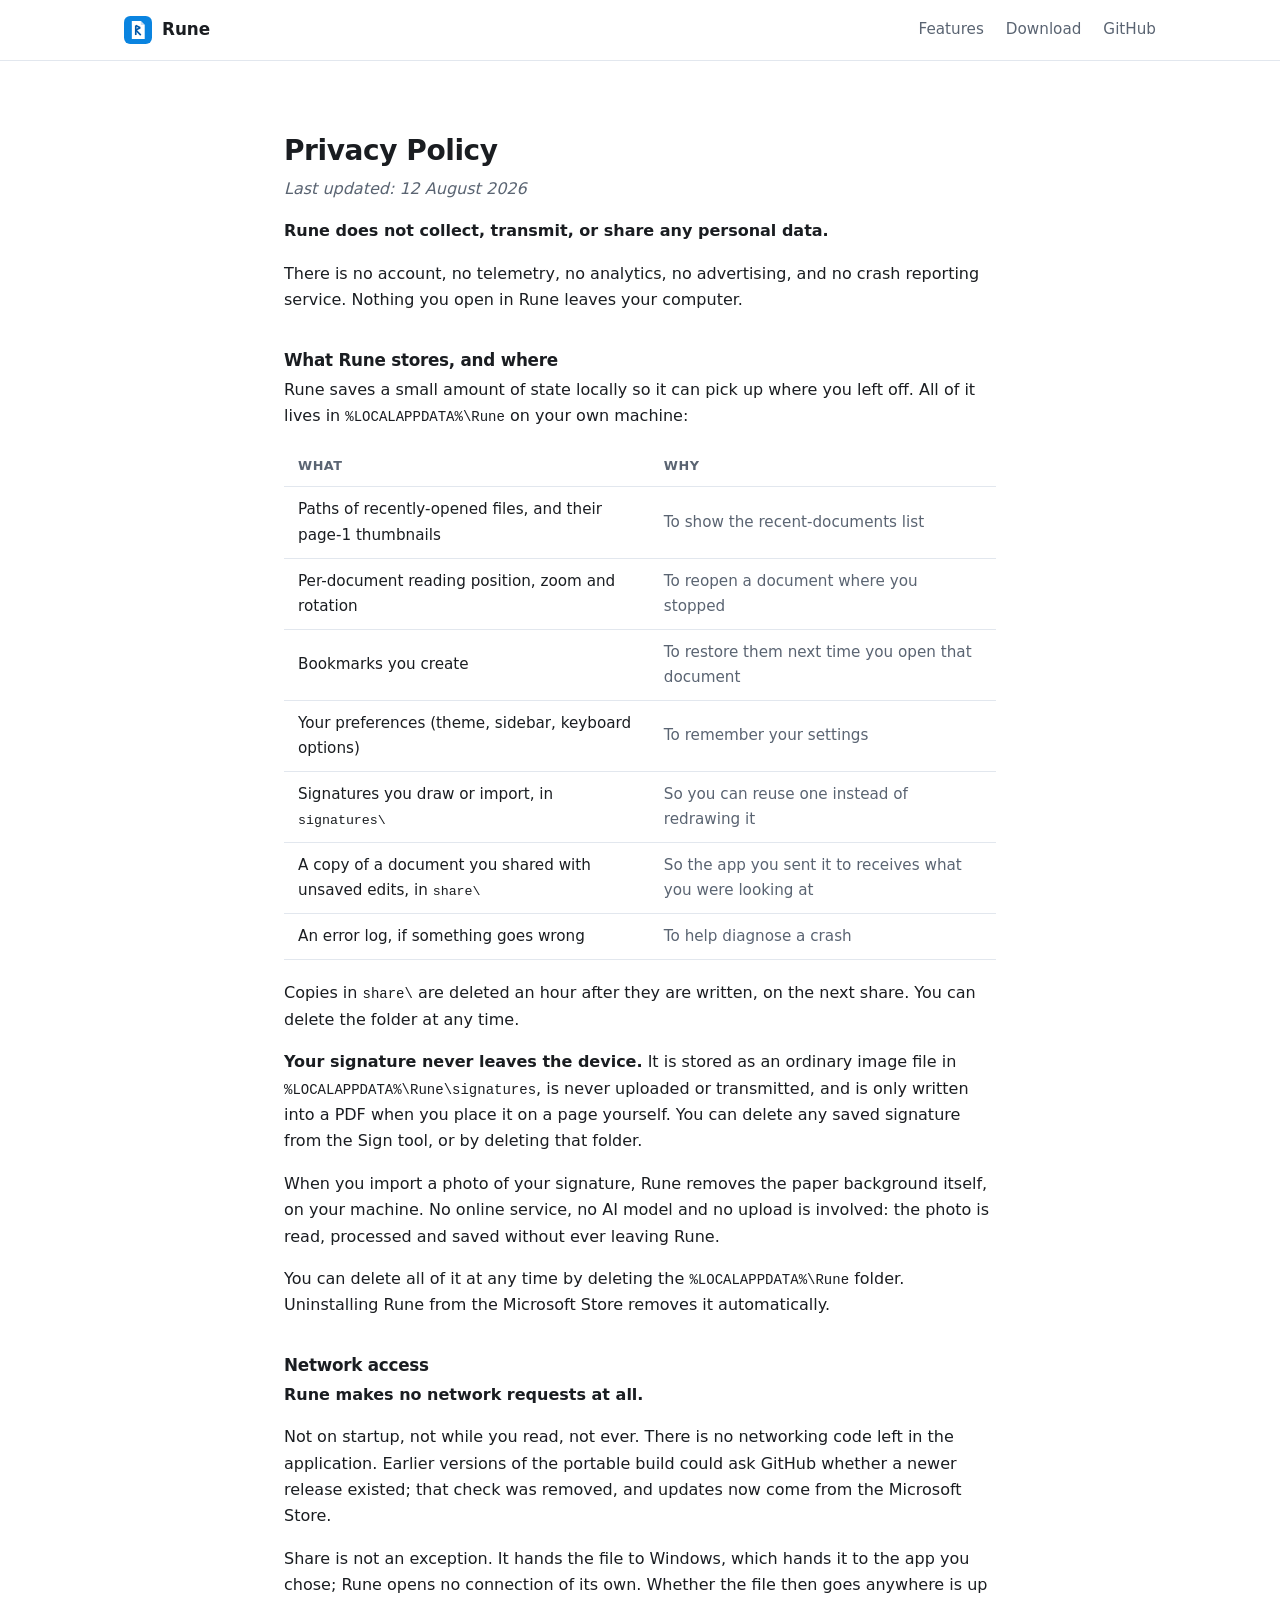
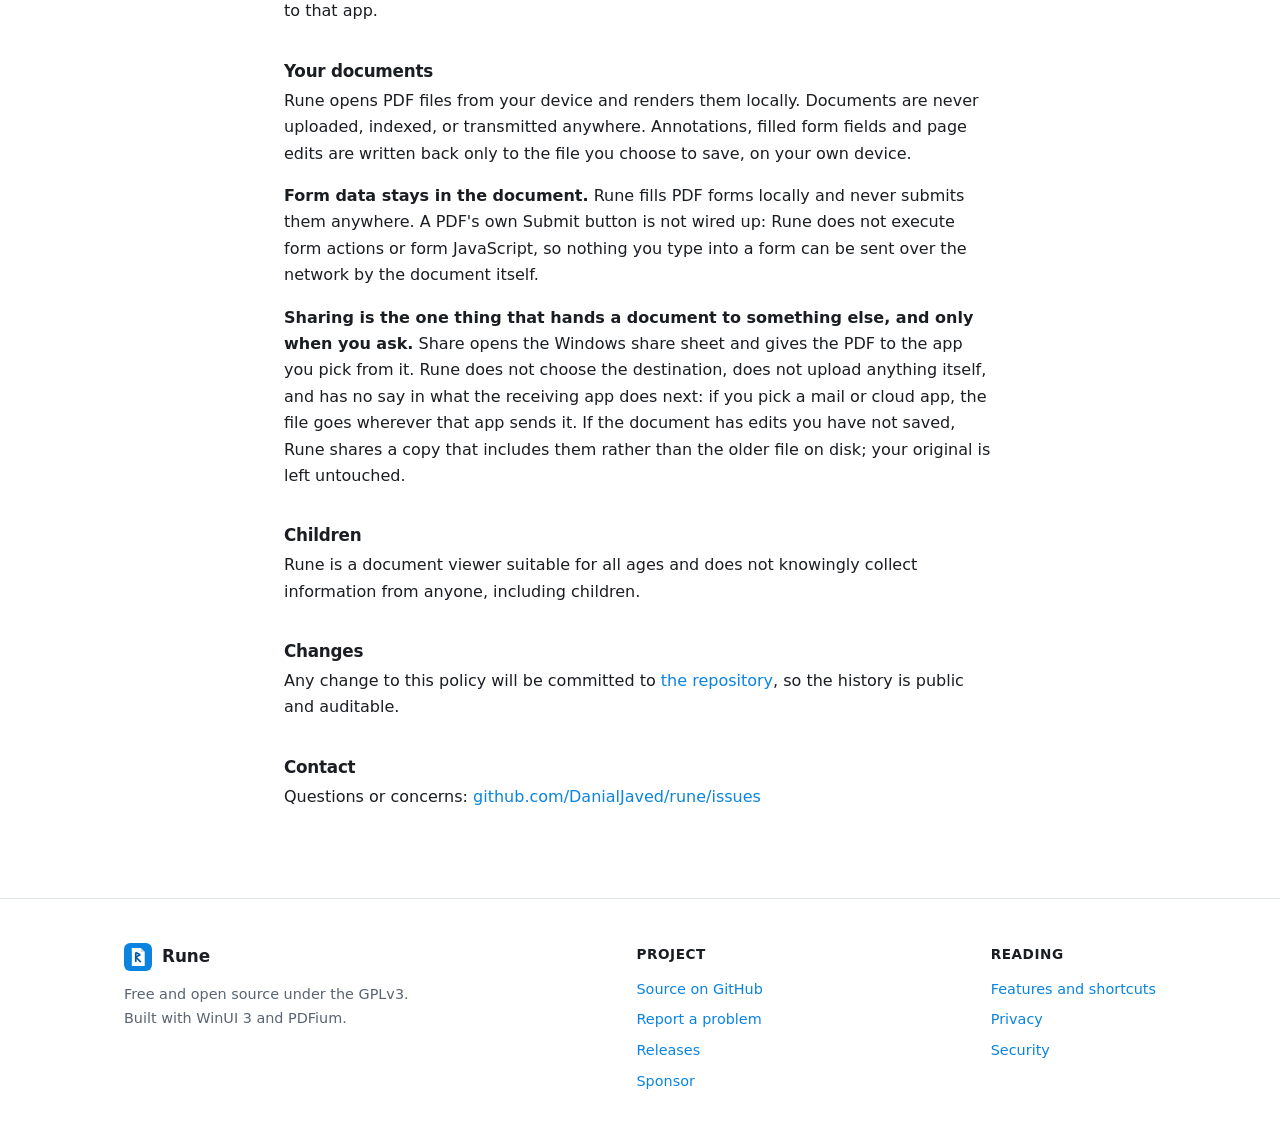
<file: site/privacy.html>
<!doctype html>
<html lang="en">
<head>
<meta charset="utf-8">
<meta name="viewport" content="width=device-width, initial-scale=1">
<title>Privacy Policy - Rune PDF Reader</title>
<meta name="description" content="Rune does not collect, transmit or share any personal data. It makes no network requests at all.">
<link rel="icon" href="img/rune.svg" type="image/svg+xml">
<link rel="stylesheet" href="style.css">
</head>
<body>

<header class="site">
  <div class="wrap">
    <a class="brand" href="./">
      <img src="img/rune.svg" alt="">
      Rune
    </a>
    <nav>
      <a href="features.html">Features</a>
      <a href="index.html#download">Download</a>
      <a class="hide-sm" href="https://github.com/DanialJaved/rune">GitHub</a>
    </nav>
  </div>
</header>

<main>
<section>
  <div class="wrap" style="max-width:760px">

    <h2>Privacy Policy</h2>
    <p style="color:var(--fg-soft)"><em>Last updated: 12 August 2026</em></p>

    <p><strong>Rune does not collect, transmit, or share any personal data.</strong></p>

    <p>
      There is no account, no telemetry, no analytics, no advertising, and no
      crash reporting service. Nothing you open in Rune leaves your computer.
    </p>

    <h3 style="margin-top:36px">What Rune stores, and where</h3>
    <p>
      Rune saves a small amount of state locally so it can pick up where you
      left off. All of it lives in <code>%LOCALAPPDATA%\Rune</code> on your own
      machine:
    </p>

    <div class="tablewrap">
      <table>
        <thead><tr><th>What</th><th style="white-space:normal">Why</th></tr></thead>
        <tbody>
          <tr><td>Paths of recently-opened files, and their page-1 thumbnails</td><td style="white-space:normal">To show the recent-documents list</td></tr>
          <tr><td>Per-document reading position, zoom and rotation</td><td style="white-space:normal">To reopen a document where you stopped</td></tr>
          <tr><td>Bookmarks you create</td><td style="white-space:normal">To restore them next time you open that document</td></tr>
          <tr><td>Your preferences (theme, sidebar, keyboard options)</td><td style="white-space:normal">To remember your settings</td></tr>
          <tr><td>Signatures you draw or import, in <code>signatures\</code></td><td style="white-space:normal">So you can reuse one instead of redrawing it</td></tr>
          <tr><td>A copy of a document you shared with unsaved edits, in <code>share\</code></td><td style="white-space:normal">So the app you sent it to receives what you were looking at</td></tr>
          <tr><td>An error log, if something goes wrong</td><td style="white-space:normal">To help diagnose a crash</td></tr>
        </tbody>
      </table>
    </div>

    <p style="margin-top:20px">
      Copies in <code>share\</code> are deleted an hour after they are written,
      on the next share. You can delete the folder at any time.
    </p>

    <p>
      <strong>Your signature never leaves the device.</strong> It is stored as an
      ordinary image file in <code>%LOCALAPPDATA%\Rune\signatures</code>, is
      never uploaded or transmitted, and is only written into a PDF when you
      place it on a page yourself. You can delete any saved signature from the
      Sign tool, or by deleting that folder.
    </p>

    <p>
      When you import a photo of your signature, Rune removes the paper
      background itself, on your machine. No online service, no AI model and no
      upload is involved: the photo is read, processed and saved without ever
      leaving Rune.
    </p>

    <p>
      You can delete all of it at any time by deleting the
      <code>%LOCALAPPDATA%\Rune</code> folder. Uninstalling Rune from the
      Microsoft Store removes it automatically.
    </p>

    <h3 style="margin-top:36px">Network access</h3>
    <p><strong>Rune makes no network requests at all.</strong></p>
    <p>
      Not on startup, not while you read, not ever. There is no networking code
      left in the application. Earlier versions of the portable build could ask
      GitHub whether a newer release existed; that check was removed, and updates
      now come from the Microsoft Store.
    </p>
    <p>
      Share is not an exception. It hands the file to Windows, which hands it to
      the app you chose; Rune opens no connection of its own. Whether the file
      then goes anywhere is up to that app.
    </p>

    <h3 style="margin-top:36px">Your documents</h3>
    <p>
      Rune opens PDF files from your device and renders them locally. Documents
      are never uploaded, indexed, or transmitted anywhere. Annotations, filled
      form fields and page edits are written back only to the file you choose to
      save, on your own device.
    </p>
    <p>
      <strong>Form data stays in the document.</strong> Rune fills PDF forms
      locally and never submits them anywhere. A PDF's own Submit button is not
      wired up: Rune does not execute form actions or form JavaScript, so nothing
      you type into a form can be sent over the network by the document itself.
    </p>
    <p>
      <strong>Sharing is the one thing that hands a document to something else,
      and only when you ask.</strong> Share opens the Windows share sheet and
      gives the PDF to the app you pick from it. Rune does not choose the
      destination, does not upload anything itself, and has no say in what the
      receiving app does next: if you pick a mail or cloud app, the file goes
      wherever that app sends it. If the document has edits you have not saved,
      Rune shares a copy that includes them rather than the older file on disk;
      your original is left untouched.
    </p>

    <h3 style="margin-top:36px">Children</h3>
    <p>
      Rune is a document viewer suitable for all ages and does not knowingly
      collect information from anyone, including children.
    </p>

    <h3 style="margin-top:36px">Changes</h3>
    <p>
      Any change to this policy will be committed to
      <a href="https://github.com/DanialJaved/rune/blob/main/PRIVACY.md">the repository</a>,
      so the history is public and auditable.
    </p>

    <h3 style="margin-top:36px">Contact</h3>
    <p>
      Questions or concerns:
      <a href="https://github.com/DanialJaved/rune/issues">github.com/DanialJaved/rune/issues</a>
    </p>

  </div>
</section>
</main>

<footer class="site">
  <div class="wrap cols">
    <div>
      <a class="brand" href="./"><img src="img/rune.svg" alt="">Rune</a>
      <p style="margin-top:12px">
        Free and open source under the GPLv3.<br>
        Built with WinUI 3 and PDFium.
      </p>
    </div>
    <div>
      <h4>Project</h4>
      <ul>
        <li><a href="https://github.com/DanialJaved/rune">Source on GitHub</a></li>
        <li><a href="https://github.com/DanialJaved/rune/issues">Report a problem</a></li>
        <li><a href="https://github.com/DanialJaved/rune/releases">Releases</a></li>
        <li><a href="https://github.com/sponsors/DanialJaved">Sponsor</a></li>
      </ul>
    </div>
    <div>
      <h4>Reading</h4>
      <ul>
        <li><a href="features.html">Features and shortcuts</a></li>
        <li><a href="privacy.html">Privacy</a></li>
        <li><a href="https://github.com/DanialJaved/rune/blob/main/SECURITY.md">Security</a></li>
      </ul>
    </div>
  </div>
</footer>

</body>
</html>
</file>
<file: site/style.css>
/* Rune's website. One stylesheet, no build step, no dependencies.
   Accent colours are the app icon's own gradient (assets/rune.svg). */

:root {
  --accent: #0A84E0;
  --accent-deep: #0057A8;
  --sponsor: #bf3989;
  --bg: #ffffff;
  --bg-soft: #f5f7fa;
  --bg-card: #ffffff;
  --fg: #1a1d21;
  --fg-soft: #5a6472;
  --line: #e2e7ee;
  --shadow: 0 1px 2px rgba(16, 24, 40, .05), 0 8px 24px rgba(16, 24, 40, .07);
  --radius: 12px;
  --maxw: 1080px;
}

@media (prefers-color-scheme: dark) {
  :root {
    --accent: #4aa8f0;
    --accent-deep: #0A84E0;
    --sponsor: #db61a2;
    --bg: #16191d;
    --bg-soft: #1c2025;
    --bg-card: #1f242a;
    --fg: #e8ecf1;
    --fg-soft: #9aa5b4;
    --line: #2c333b;
    --shadow: 0 1px 2px rgba(0, 0, 0, .3), 0 8px 24px rgba(0, 0, 0, .35);
  }
}

* { box-sizing: border-box; }

html { scroll-behavior: smooth; }
@media (prefers-reduced-motion: reduce) {
  html { scroll-behavior: auto; }
  /* The demos rest on background-position-y: 100%, their settled last frame, so
     stopping the animation leaves a finished state and not a blank one. */
  .demo { animation: none; }
  /* And with nothing moving, the pause control has nothing to say. */
  .motion-toggle { display: none; }
}

body {
  margin: 0;
  background: var(--bg);
  color: var(--fg);
  font: 16px/1.65 "Segoe UI Variable Text", "Segoe UI", system-ui, -apple-system, sans-serif;
  -webkit-font-smoothing: antialiased;
}

.wrap { max-width: var(--maxw); margin: 0 auto; padding: 0 24px; }

a { color: var(--accent); text-decoration: none; }
a:hover { text-decoration: underline; }

/* Keyboard focus must stay visible: this site documents a keyboard-first app. */
a:focus-visible, button:focus-visible {
  outline: 2px solid var(--accent);
  outline-offset: 3px;
  border-radius: 4px;
}

h1, h2, h3 { line-height: 1.25; letter-spacing: -0.015em; }
h2 { font-size: 1.75rem; margin: 0 0 8px; }
h3 { font-size: 1.05rem; margin: 0 0 6px; }
p { margin: 0 0 16px; }

code, kbd {
  font-family: "Cascadia Code", ui-monospace, Consolas, monospace;
  font-size: .875em;
}

/* ---------------------------------------------------------------- header */

header.site {
  position: sticky;
  top: 0;
  z-index: 10;
  background: color-mix(in srgb, var(--bg) 88%, transparent);
  backdrop-filter: saturate(180%) blur(12px);
  border-bottom: 1px solid var(--line);
}

header.site .wrap {
  display: flex;
  align-items: center;
  gap: 12px;
  height: 60px;
}

.brand {
  display: flex;
  align-items: center;
  gap: 10px;
  font-weight: 600;
  color: var(--fg);
  font-size: 1.05rem;
}
.brand img { width: 28px; height: 28px; }

header.site nav {
  margin-left: auto;
  display: flex;
  gap: 22px;
  align-items: center;
}
header.site nav a { color: var(--fg-soft); font-size: .95rem; }
header.site nav a:hover { color: var(--fg); text-decoration: none; }

/* ---------------------------------------------------------------- hero */

.hero { text-align: center; padding: 72px 0 8px; }
.hero img.mark { width: 84px; height: 84px; }
.hero h1 {
  font-size: clamp(2.2rem, 6vw, 3.4rem);
  margin: 18px 0 10px;
}
.hero .tagline {
  font-size: clamp(1.05rem, 2.4vw, 1.3rem);
  color: var(--fg-soft);
  max-width: 620px;
  margin: 0 auto 28px;
}

.cta { display: flex; gap: 12px; justify-content: center; flex-wrap: wrap; }

.btn {
  display: inline-flex;
  align-items: center;
  gap: 8px;
  padding: 12px 22px;
  border-radius: 8px;
  font-weight: 600;
  font-size: 1rem;
  border: 1px solid transparent;
  cursor: pointer;
}
.btn-primary {
  background: linear-gradient(180deg, var(--accent), var(--accent-deep));
  color: #fff;
}
.btn-primary:hover { text-decoration: none; filter: brightness(1.07); }
.btn-secondary {
  background: var(--bg-card);
  border-color: var(--line);
  color: var(--fg);
}
.btn-secondary:hover { text-decoration: none; border-color: var(--accent); }

.hero .note { color: var(--fg-soft); font-size: .9rem; margin-top: 18px; }

.shot {
  width: 100%;
  height: auto;
  border-radius: var(--radius);
  border: 1px solid var(--line);
  box-shadow: var(--shadow);
  display: block;
}
.hero-shot { margin: 48px 0 0; }

/* ---------------------------------------------------------------- sections */

section { padding: 72px 0; }
section.soft { background: var(--bg-soft); border-block: 1px solid var(--line); }

.section-head { text-align: center; max-width: 640px; margin: 0 auto 44px; }
.section-head p { color: var(--fg-soft); margin: 0; }

.grid {
  display: grid;
  gap: 20px;
  grid-template-columns: repeat(auto-fit, minmax(260px, 1fr));
}

.card {
  background: var(--bg-card);
  border: 1px solid var(--line);
  border-radius: var(--radius);
  padding: 22px;
}
.card p { color: var(--fg-soft); margin: 0; font-size: .95rem; }
.card .icon {
  width: 34px; height: 34px;
  display: grid; place-items: center;
  border-radius: 8px;
  background: color-mix(in srgb, var(--accent) 14%, transparent);
  color: var(--accent);
  margin-bottom: 12px;
}
.card .icon svg { width: 19px; height: 19px; }

/* Cards that carry an action need the .dl treatment, so the button sits on the
   floor of the card however long the prose above it runs. */
.card.action { display: flex; flex-direction: column; }
.card.action p { flex: 1; }
.card.action .btn { justify-content: center; margin-top: 16px; }

/* The one colour here that is not Rune's own: GitHub's sponsor pink, so the
   heart reads as the thing people already recognise. It tints the icon and
   nothing else, because a second button colour would fight the brand gradient. */
.card .icon.sponsor {
  background: color-mix(in srgb, var(--sponsor) 14%, transparent);
  color: var(--sponsor);
}

/* Alternating screenshot + prose rows */
.showcase { display: grid; gap: 56px; }
.row {
  display: grid;
  grid-template-columns: 1fr 1.25fr;
  gap: 40px;
  align-items: center;
}
.row.flip .copy { order: 2; }
.row .copy p { color: var(--fg-soft); margin: 0; }

/* ---------------------------------------------------------------- demos */

/* Looping demos of the real application: frames captured with PrintWindow,
   stacked into one vertical JPEG strip and walked with steps(). Generated by
   tools/gen-site-demos.ps1, which writes --sheet, --frames, --fw and --fh into
   the markup, so the image and this rule cannot drift apart.

   steps(n, jump-none) is deliberate, and getting it wrong tears frames in half
   rather than failing visibly. A percentage background-position aligns the
   image's p% point with the container's p% point, so an n-frame strip sweeps
   (n - 1) frame heights between 0% and 100%. Plain steps(n) means jump-end,
   which emits k/n and therefore lands at k/n * (n - 1): never a frame boundary.
   jump-none emits k/(n - 1), which lands on exactly k frames. Every value stays
   a percentage, so this scales with its container and needs no media query. */
.demo {
  width: 100%;
  max-width: calc(var(--fw) * 1px);    /* never upscale past the native frame */
  /* A grid 1fr track is minmax(auto, 1fr), and without this the max-width above
     becomes the track's automatic minimum: the demo rows resolved to 416px and
     576px while the still rows next to them stayed 441px and 551px, so the prose
     column visibly narrowed on exactly the two rows that changed. */
  min-width: 0;
  aspect-ratio: var(--fw) / var(--fh);
  background-image: var(--sheet);
  background-repeat: no-repeat;
  background-size: 100% calc(var(--frames) * 100%);
  background-position-y: 100%;         /* rest on the last frame: the settled result */
  border-radius: var(--radius);
  border: 1px solid var(--line);
  box-shadow: var(--shadow);
  pointer-events: none;
  /* The nearest thing to lazy loading a background image, since loading="lazy"
     is an <img> attribute: a skipped subtree is not painted and its animation
     does not run, so offscreen demos cost nothing.
     Deliberately no contain-intrinsic-size. aspect-ratio plus a definite width
     already gives this box a definite height, even while it is skipped, whereas
     a fixed intrinsic size contradicts the aspect ratio: it measured 324px tall
     while skipped against 191px once rendered, a 135px jump mid-scroll on a
     phone, which is the exact jank the property exists to prevent. */
  content-visibility: auto;
  /* Infinite, because a finite loop is worse than useless here. With three
     passes the animation was measured finishing at page load, while the row was
     still thousands of pixels offscreen, so anyone scrolling at human speed
     would only ever have seen a still. content-visibility does skip offscreen
     subtrees, but it cannot be leaned on to start a finite animation at the
     right moment: one brief render during layout is enough to burn all three
     passes, and there is no script here to start it on scroll. So it loops, and
     the stop control below is what answers WCAG 2.2.2 instead. */
  animation: demo-walk calc(var(--frames) / 20 * 1s)
             steps(var(--frames), jump-none) infinite both;
}

/* WCAG 2.2.2 wants a way to pause, stop or hide moving content that starts by
   itself and runs past five seconds. A checkbox plus :has() is that mechanism
   with no script at all, and unlike a hover trick it is reachable from the
   keyboard. prefers-reduced-motion is honoured separately above, because a
   stated preference should not need anyone to find a control first. */
body:has(#stop-motion:checked) .demo { animation-play-state: paused; }

/* Until a demo has actually been recorded the showcase rows hold stills, and a
   control offering to pause them would be a lie. It appears with them. */
body:not(:has(.demo)) .motion-toggle { display: none; }

.motion-toggle {
  display: flex;
  align-items: center;
  justify-content: center;
  gap: 8px;
  margin: 18px 0 0;
  font-size: .9rem;
  color: var(--fg-soft);
}
.motion-toggle input { accent-color: var(--accent); width: 16px; height: 16px; }
.motion-toggle label { cursor: pointer; }


@keyframes demo-walk {
  from { background-position-y: 0%; }
  to   { background-position-y: 100%; }
}

/* ---------------------------------------------------------------- download */

.dl-grid { display: grid; gap: 20px; grid-template-columns: repeat(auto-fit, minmax(280px, 1fr)); }
.dl {
  background: var(--bg-card);
  border: 1px solid var(--line);
  border-radius: var(--radius);
  padding: 24px;
  display: flex;
  flex-direction: column;
}
.dl.primary { border-color: var(--accent); }
.dl h3 { display: flex; align-items: center; gap: 8px; }
.dl .badge {
  font-size: .7rem;
  font-weight: 700;
  letter-spacing: .04em;
  text-transform: uppercase;
  color: #fff;
  background: var(--accent);
  padding: 2px 7px;
  border-radius: 999px;
}
.dl p { color: var(--fg-soft); font-size: .93rem; flex: 1; }
.dl pre {
  background: var(--bg-soft);
  border: 1px solid var(--line);
  border-radius: 8px;
  padding: 10px 12px;
  overflow-x: auto;
  margin: 0 0 16px;
  font-size: .82rem;
}
.dl .btn { justify-content: center; }

.callout {
  border-left: 3px solid var(--accent);
  background: var(--bg-soft);
  padding: 14px 18px;
  border-radius: 0 8px 8px 0;
  color: var(--fg-soft);
  font-size: .93rem;
  margin-top: 28px;
}
.callout strong { color: var(--fg); }

/* ---------------------------------------------------------------- tables */

.tablewrap { overflow-x: auto; }
table { border-collapse: collapse; width: 100%; font-size: .95rem; }
th, td { text-align: left; padding: 10px 14px; border-bottom: 1px solid var(--line); }
th { font-weight: 600; color: var(--fg-soft); font-size: .8rem; text-transform: uppercase; letter-spacing: .04em; }
td:last-child { white-space: nowrap; color: var(--fg-soft); }

kbd {
  background: var(--bg-soft);
  border: 1px solid var(--line);
  border-bottom-width: 2px;
  border-radius: 5px;
  padding: 2px 6px;
  color: var(--fg);
  white-space: nowrap;
}

/* ---------------------------------------------------------------- features page */

.feature-block { margin-bottom: 52px; }
.feature-block ul { margin: 0; padding-left: 20px; color: var(--fg-soft); }
.feature-block li { margin-bottom: 9px; }
.feature-block li strong { color: var(--fg); }

.toc {
  background: var(--bg-soft);
  border: 1px solid var(--line);
  border-radius: var(--radius);
  padding: 20px 24px;
  margin-bottom: 48px;
}
.toc ul { list-style: none; margin: 0; padding: 0; display: flex; flex-wrap: wrap; gap: 8px 24px; }

/* ---------------------------------------------------------------- footer */

footer.site {
  border-top: 1px solid var(--line);
  padding: 44px 0;
  color: var(--fg-soft);
  font-size: .9rem;
}
footer.site .cols { display: flex; gap: 40px; flex-wrap: wrap; justify-content: space-between; }
footer.site ul { list-style: none; margin: 0; padding: 0; }
footer.site li { margin-bottom: 7px; }
footer.site h4 { color: var(--fg); font-size: .85rem; margin: 0 0 12px; text-transform: uppercase; letter-spacing: .04em; }

/* ---------------------------------------------------------------- responsive */

@media (max-width: 800px) {
  .row { grid-template-columns: 1fr; gap: 20px; }
  .row.flip .copy { order: 0; }
  section { padding: 52px 0; }
  .hero { padding: 48px 0 8px; }
  header.site nav { gap: 16px; }
}

@media (max-width: 560px) {
  header.site nav a.hide-sm { display: none; }
  .wrap { padding: 0 18px; }
  .btn { width: 100%; justify-content: center; }
}
</file>
